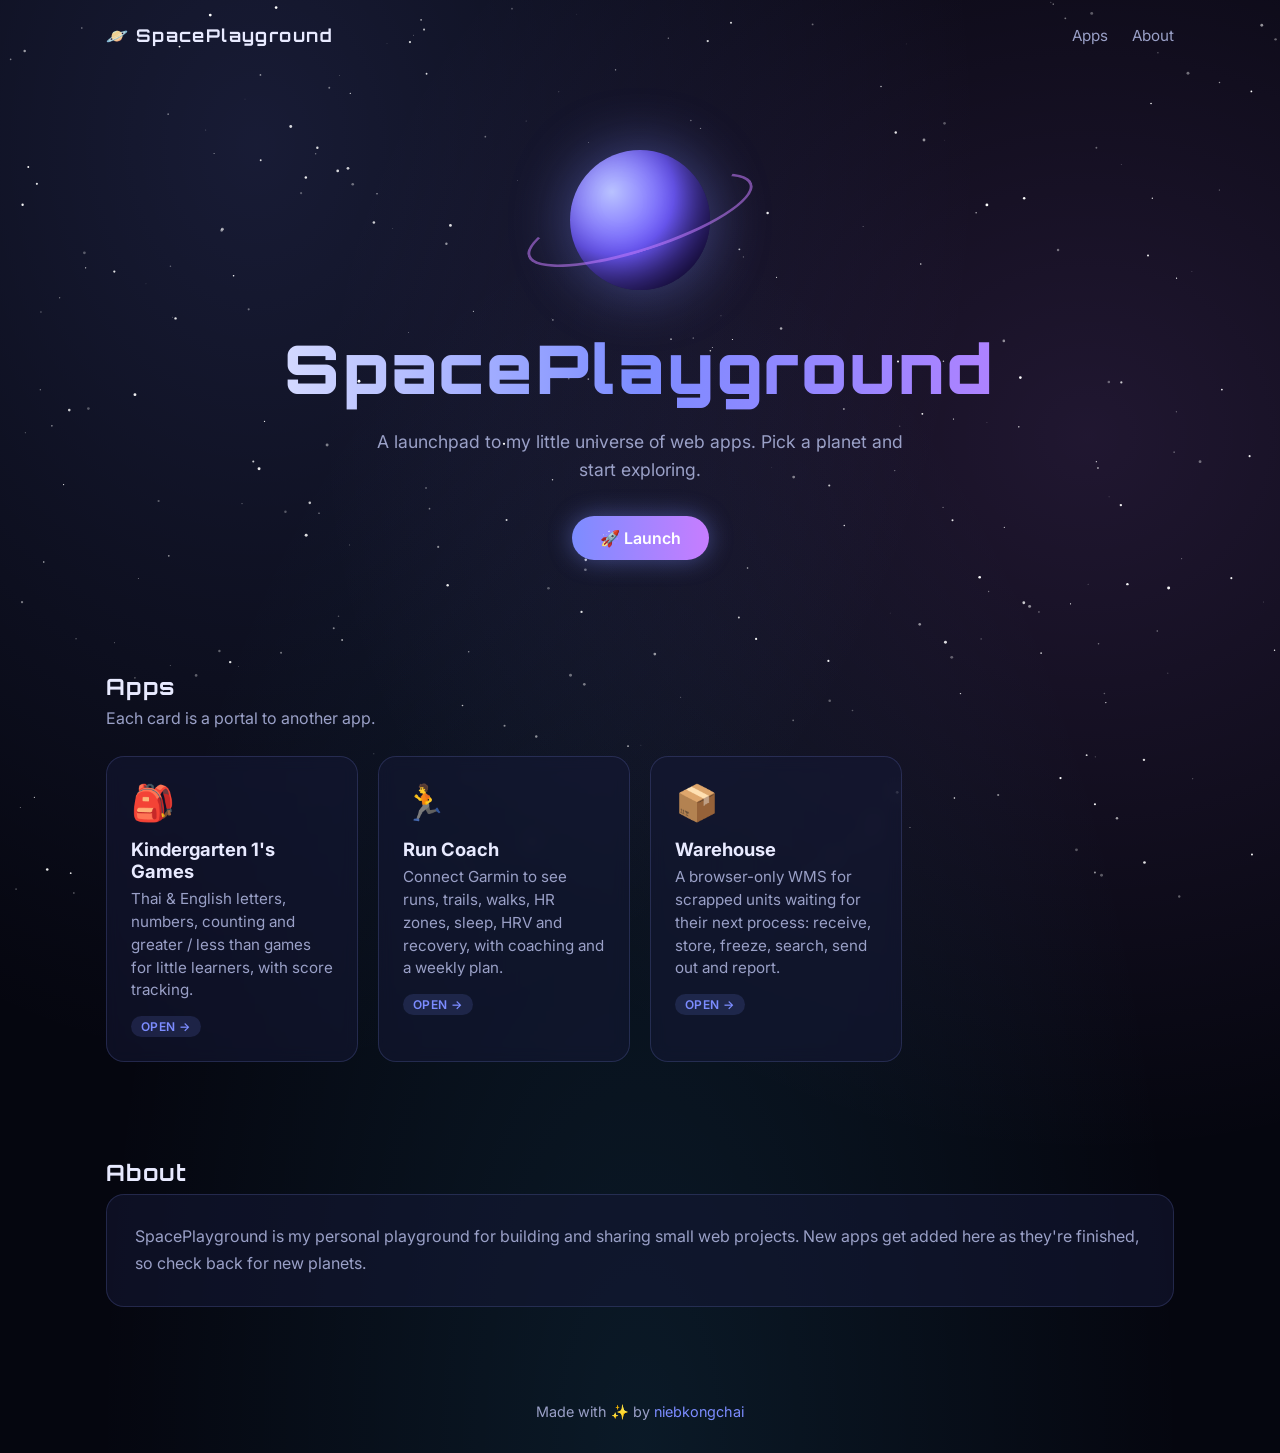
<file: index.html>
<!DOCTYPE html>
<html lang="en">
<head>
  <meta charset="UTF-8">
  <meta name="viewport" content="width=device-width, initial-scale=1.0">
  <title>SpacePlayground</title>
  <meta name="description" content="SpacePlayground — a launchpad to all my little web apps.">
  <link rel="icon" href="data:image/svg+xml,<svg xmlns='http://www.w3.org/2000/svg' viewBox='0 0 100 100'><text y='.9em' font-size='90'>🪐</text></svg>">
  <link rel="preconnect" href="https://fonts.googleapis.com">
  <link rel="preconnect" href="https://fonts.gstatic.com" crossorigin>
  <link href="https://fonts.googleapis.com/css2?family=Orbitron:wght@500;700;900&family=Inter:wght@400;500;600&display=swap" rel="stylesheet">
  <style>
    :root {
      --bg: #05060f;
      --text: #e8eaff;
      --muted: #9aa0c7;
      --card: rgba(20, 24, 54, 0.55);
      --card-border: rgba(140, 150, 255, 0.18);
      --accent: #7c8cff;
      --accent-2: #c77dff;
      --glow: rgba(124, 140, 255, 0.45);
    }

    * { box-sizing: border-box; margin: 0; padding: 0; }

    html { scroll-behavior: smooth; }

    body {
      font-family: "Inter", system-ui, sans-serif;
      background: var(--bg);
      color: var(--text);
      min-height: 100vh;
      overflow-x: hidden;
      background-image:
        radial-gradient(ellipse at 20% 10%, rgba(124, 140, 255, 0.16), transparent 50%),
        radial-gradient(ellipse at 85% 30%, rgba(199, 125, 255, 0.14), transparent 50%),
        radial-gradient(ellipse at 50% 100%, rgba(60, 200, 255, 0.10), transparent 60%);
    }

    #stars {
      position: fixed;
      inset: 0;
      z-index: 0;
      pointer-events: none;
    }

    .wrap {
      position: relative;
      z-index: 1;
      max-width: 1100px;
      margin: 0 auto;
      padding: 0 16px;
    }

    /* ---------- Header ---------- */
    header {
      display: flex;
      align-items: center;
      justify-content: space-between;
      padding: 24px 0;
    }

    .logo {
      font-family: "Orbitron", sans-serif;
      font-weight: 700;
      font-size: 1.1rem;
      letter-spacing: 0.08em;
      color: var(--text);
      text-decoration: none;
    }

    nav a {
      color: var(--muted);
      text-decoration: none;
      margin-left: 20px;
      font-size: 0.95rem;
      transition: color 0.2s;
    }
    nav a:hover { color: var(--text); }

    /* ---------- Hero ---------- */
    .hero {
      text-align: center;
      padding: 80px 0 64px;
    }

    .planet {
      width: 140px;
      height: 140px;
      margin: 0 auto 36px;
      border-radius: 50%;
      background: radial-gradient(circle at 30% 30%, #b9c2ff, #6f5bff 45%, #2a1a6e 80%);
      box-shadow: 0 0 60px var(--glow), inset -18px -18px 40px rgba(0, 0, 0, 0.45);
      position: relative;
      animation: float 6s ease-in-out infinite;
    }
    .planet::after {
      content: "";
      position: absolute;
      left: 50%;
      top: 50%;
      width: 230px;
      height: 56px;
      border: 3px solid rgba(199, 125, 255, 0.55);
      border-radius: 50%;
      transform: translate(-50%, -50%) rotate(-18deg);
      border-top-color: transparent;
    }

    @keyframes float {
      0%, 100% { transform: translateY(0); }
      50% { transform: translateY(-12px); }
    }

    h1 {
      font-family: "Orbitron", sans-serif;
      font-weight: 900;
      font-size: clamp(2.2rem, 7vw, 4.2rem);
      letter-spacing: 0.04em;
      background: linear-gradient(90deg, #ffffff, var(--accent) 50%, var(--accent-2));
      -webkit-background-clip: text;
      background-clip: text;
      color: transparent;
    }

    .tagline {
      margin: 18px auto 32px;
      max-width: 560px;
      color: var(--muted);
      font-size: 1.1rem;
      line-height: 1.6;
    }

    .btn {
      display: inline-block;
      padding: 12px 28px;
      border-radius: 999px;
      background: linear-gradient(90deg, var(--accent), var(--accent-2));
      color: #fff;
      font-weight: 600;
      text-decoration: none;
      box-shadow: 0 0 24px var(--glow);
      transition: transform 0.2s, box-shadow 0.2s;
    }
    .btn:hover { transform: translateY(-2px); box-shadow: 0 0 36px var(--glow); }

    /* ---------- Apps grid ---------- */
    section { padding: 48px 0; }

    .section-title {
      font-family: "Orbitron", sans-serif;
      font-size: 1.4rem;
      letter-spacing: 0.06em;
      margin-bottom: 8px;
    }
    .section-sub { color: var(--muted); margin-bottom: 28px; }

    .grid {
      display: grid;
      grid-template-columns: repeat(auto-fill, minmax(240px, 1fr));
      gap: 20px;
    }

    .card {
      display: block;
      padding: 24px;
      border-radius: 18px;
      background: var(--card);
      border: 1px solid var(--card-border);
      backdrop-filter: blur(8px);
      color: inherit;
      text-decoration: none;
      transition: transform 0.25s, border-color 0.25s, box-shadow 0.25s;
    }
    a.card:hover {
      transform: translateY(-6px);
      border-color: var(--accent);
      box-shadow: 0 10px 40px rgba(124, 140, 255, 0.25);
    }
    .card.soon { opacity: 0.6; cursor: default; }

    .card .icon { font-size: 2.2rem; margin-bottom: 14px; }
    .card h3 { font-size: 1.15rem; margin-bottom: 6px; }
    .card p { color: var(--muted); font-size: 0.95rem; line-height: 1.5; }

    .badge {
      display: inline-block;
      margin-top: 14px;
      padding: 3px 10px;
      border-radius: 999px;
      font-size: 0.75rem;
      font-weight: 600;
      letter-spacing: 0.04em;
      background: rgba(124, 140, 255, 0.15);
      color: var(--accent);
    }
    .soon .badge { background: rgba(255, 255, 255, 0.08); color: var(--muted); }

    /* ---------- About / Footer ---------- */
    .about {
      padding: 28px;
      border-radius: 18px;
      background: var(--card);
      border: 1px solid var(--card-border);
      color: var(--muted);
      line-height: 1.7;
    }

    footer {
      text-align: center;
      color: var(--muted);
      font-size: 0.9rem;
      padding: 48px 0 32px;
    }
    footer a { color: var(--accent); text-decoration: none; }

    @media (max-width: 520px) {
      nav a { margin-left: 14px; font-size: 0.9rem; }
      .hero { padding: 48px 0 40px; }
      .planet { width: 110px; height: 110px; }
      .planet::after { width: 180px; height: 44px; }
    }

    @media (prefers-reduced-motion: reduce) {
      .planet { animation: none; }
    }
  </style>
</head>
<body>
  <canvas id="stars"></canvas>

  <div class="wrap">
    <header>
      <a href="#" class="logo">🪐 SpacePlayground</a>
      <nav>
        <a href="#apps">Apps</a>
        <a href="#about">About</a>
      </nav>
    </header>

    <main>
      <section class="hero">
        <div class="planet" aria-hidden="true"></div>
        <h1>SpacePlayground</h1>
        <p class="tagline">
          A launchpad to my little universe of web apps.
          Pick a planet and start exploring.
        </p>
        <a href="#apps" class="btn">🚀 Launch</a>
      </section>

      <section id="apps">
        <h2 class="section-title">Apps</h2>
        <p class="section-sub">Each card is a portal to another app.</p>
        <div class="grid" id="app-grid"></div>
      </section>

      <section id="about">
        <h2 class="section-title">About</h2>
        <div class="about">
          SpacePlayground is my personal playground for building and sharing small web projects.
          New apps get added here as they're finished, so check back for new planets.
        </div>
      </section>
    </main>

    <footer>
      Made with ✨ by <a href="https://github.com/niebkongchai">niebkongchai</a>
    </footer>
  </div>

  <script>
    // ===== Your apps =====
    // To add an app: copy one block, change the text, and set "url" to the app's link.
    // Leave "url" empty ("") to show it as "Coming soon".
    const apps = [
      { icon: "🎒", name: "Kindergarten 1's Games", desc: "Thai & English letters, numbers, counting and greater / less than games for little learners, with score tracking.", url: "random-alphabet/" },
      { icon: "🏃", name: "Run Coach", desc: "Connect Garmin to see runs, trails, walks, HR zones, sleep, HRV and recovery, with coaching and a weekly plan.", url: "run-coach/" },
      { icon: "📦", name: "Warehouse", desc: "A browser-only WMS for scrapped units waiting for their next process: receive, store, freeze, search, send out and report.", url: "warehouse/" },
    ];

    const grid = document.getElementById("app-grid");
    for (const app of apps) {
      const card = document.createElement(app.url ? "a" : "div");
      card.className = "card" + (app.url ? "" : " soon");
      if (app.url) card.href = app.url;
      card.innerHTML = `
        <div class="icon">${app.icon}</div>
        <h3>${app.name}</h3>
        <p>${app.desc}</p>
        <span class="badge">${app.url ? "OPEN →" : "COMING SOON"}</span>
      `;
      grid.appendChild(card);
    }

    // ===== Starfield background =====
    const canvas = document.getElementById("stars");
    const ctx = canvas.getContext("2d");
    const reduceMotion = window.matchMedia("(prefers-reduced-motion: reduce)").matches;
    let stars = [];

    function resize() {
      canvas.width = window.innerWidth * devicePixelRatio;
      canvas.height = window.innerHeight * devicePixelRatio;
      const count = Math.floor((window.innerWidth * window.innerHeight) / 4000);
      stars = Array.from({ length: count }, () => ({
        x: Math.random() * canvas.width,
        y: Math.random() * canvas.height,
        r: (Math.random() * 1.2 + 0.3) * devicePixelRatio,
        speed: (Math.random() * 0.15 + 0.03) * devicePixelRatio,
        phase: Math.random() * Math.PI * 2,
      }));
    }

    function draw(t) {
      ctx.clearRect(0, 0, canvas.width, canvas.height);
      for (const s of stars) {
        const alpha = 0.5 + 0.5 * Math.sin(t / 900 + s.phase);
        ctx.globalAlpha = 0.3 + alpha * 0.7;
        ctx.fillStyle = "#ffffff";
        ctx.beginPath();
        ctx.arc(s.x, s.y, s.r, 0, Math.PI * 2);
        ctx.fill();
        if (!reduceMotion) {
          s.y += s.speed;
          if (s.y > canvas.height) { s.y = 0; s.x = Math.random() * canvas.width; }
        }
      }
      requestAnimationFrame(draw);
    }

    window.addEventListener("resize", resize);
    resize();
    requestAnimationFrame(draw);
  </script>
</body>
</html>
</file>
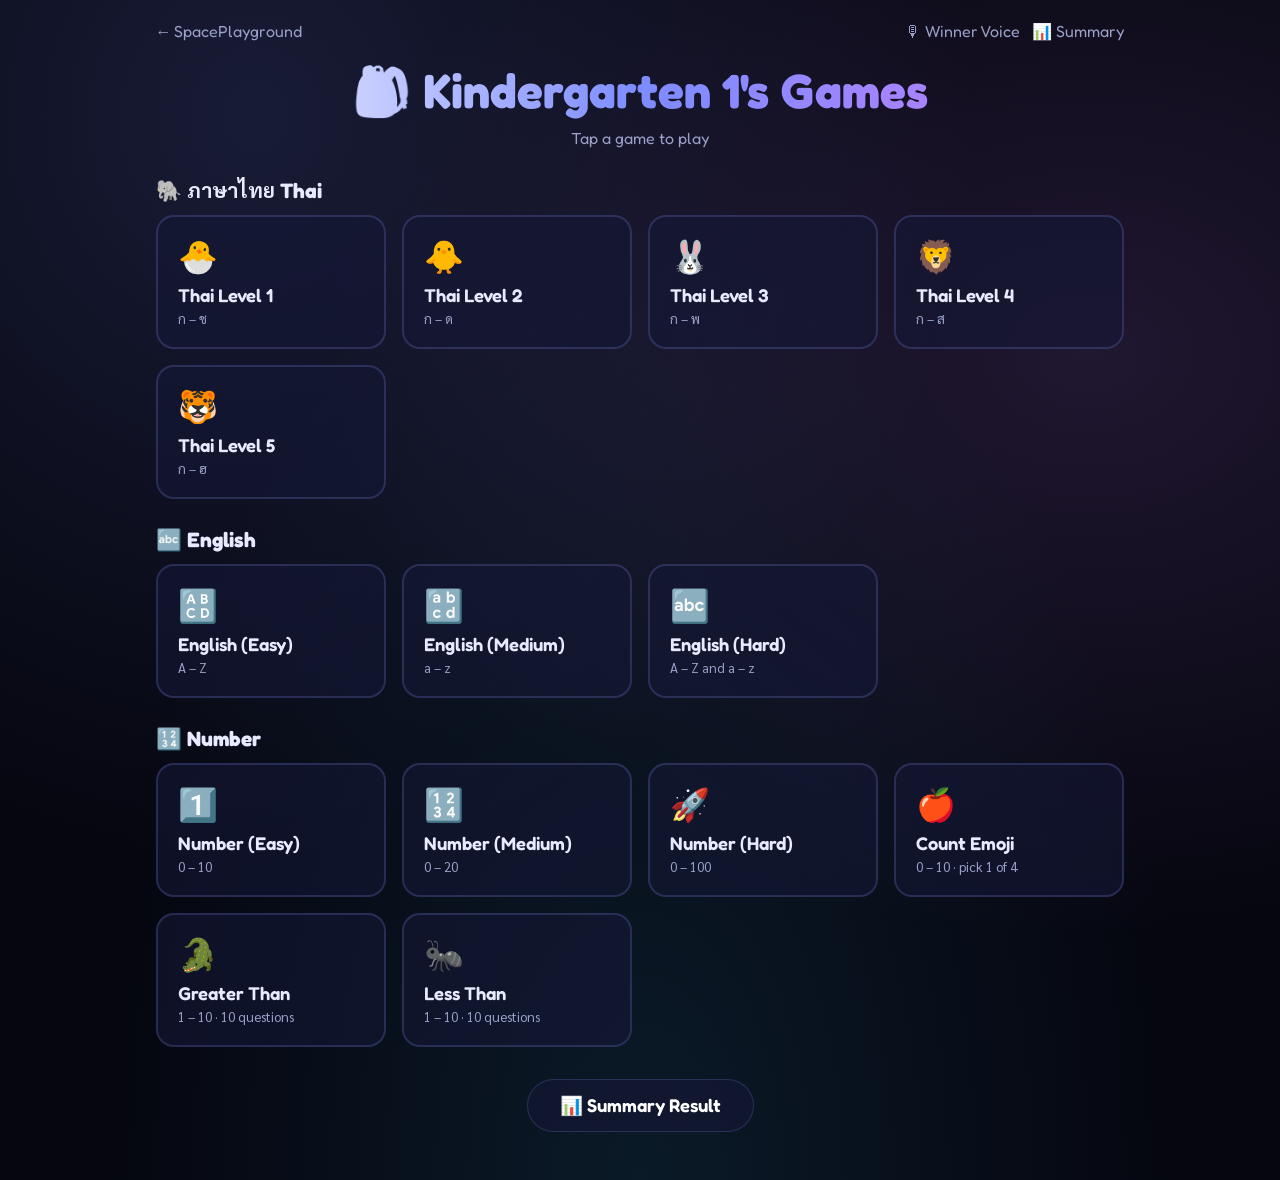
<file: random-alphabet/index.html>
<!DOCTYPE html>
<html lang="en">
<head>
  <meta charset="UTF-8">
  <meta name="viewport" content="width=device-width, initial-scale=1.0">
  <title>Kindergarten 1's Games</title>
  <meta name="description" content="Kindergarten 1's Games — letters, numbers, counting and comparing games for kids, with score tracking.">
  <link rel="icon" href="data:image/svg+xml,<svg xmlns='http://www.w3.org/2000/svg' viewBox='0 0 100 100'><text y='.9em' font-size='90'>🔤</text></svg>">
  <link rel="preconnect" href="https://fonts.googleapis.com">
  <link rel="preconnect" href="https://fonts.gstatic.com" crossorigin>
  <link href="https://fonts.googleapis.com/css2?family=Fredoka:wght@500;600;700&family=Sarabun:wght@400;600&display=swap" rel="stylesheet">
  <style>
    :root {
      --bg: #05060f;
      --text: #e8eaff;
      --muted: #9aa0c7;
      --card: rgba(20, 24, 54, 0.6);
      --card-border: rgba(140, 150, 255, 0.2);
      --accent: #7c8cff;
      --accent-2: #c77dff;
      --good: #2ecc71;
      --bad: #ff5c6c;
      --glow: rgba(124, 140, 255, 0.45);
    }

    * { box-sizing: border-box; margin: 0; padding: 0; }

    body {
      font-family: "Fredoka", "Sarabun", system-ui, sans-serif;
      background: var(--bg);
      color: var(--text);
      min-height: 100vh;
      min-height: 100dvh;
      overflow-x: hidden;
      background-image:
        radial-gradient(ellipse at 20% 10%, rgba(124, 140, 255, 0.16), transparent 50%),
        radial-gradient(ellipse at 85% 30%, rgba(199, 125, 255, 0.14), transparent 50%),
        radial-gradient(ellipse at 50% 100%, rgba(60, 200, 255, 0.10), transparent 60%);
    }

    .wrap {
      max-width: 1000px;
      margin: 0 auto;
      padding: 0 16px;
    }

    .screen { display: none; }
    .screen.active { display: block; }

    button { font-family: inherit; cursor: pointer; border: none; }

    /* ---------- Header ---------- */
    header {
      display: flex;
      align-items: center;
      justify-content: space-between;
      padding: 20px 0;
    }
    header a, .link-btn {
      color: var(--muted);
      text-decoration: none;
      font-size: 1rem;
      background: none;
    }
    header a:hover, .link-btn:hover { color: var(--text); }

    h1 {
      font-size: clamp(2rem, 6vw, 3rem);
      text-align: center;
      background: linear-gradient(90deg, #ffffff, var(--accent) 50%, var(--accent-2));
      -webkit-background-clip: text;
      background-clip: text;
      color: transparent;
    }
    .sub { text-align: center; color: var(--muted); margin: 8px 0 28px; }

    h2 { font-size: 1.3rem; margin: 28px 0 12px; }

    /* ---------- Mode menu ---------- */
    .modes {
      display: grid;
      grid-template-columns: repeat(auto-fill, minmax(200px, 1fr));
      gap: 16px;
    }
    .mode {
      text-align: left;
      padding: 20px;
      border-radius: 18px;
      background: var(--card);
      border: 2px solid var(--card-border);
      color: var(--text);
      transition: transform 0.2s, border-color 0.2s, box-shadow 0.2s;
    }
    .mode:hover { transform: translateY(-4px); border-color: var(--accent); }
    .mode .icon { font-size: 2rem; }
    .mode .name { font-size: 1.15rem; font-weight: 600; margin-top: 8px; }
    .mode .range { color: var(--muted); font-family: "Sarabun", sans-serif; margin-top: 4px; }
    #mode-list h2:first-child { margin-top: 0; }

    .actions {
      display: flex;
      gap: 12px;
      justify-content: center;
      flex-wrap: wrap;
      margin: 32px 0 48px;
    }
    .btn {
      padding: 14px 32px;
      border-radius: 999px;
      font-size: 1.15rem;
      font-weight: 600;
      color: #fff;
      background: linear-gradient(90deg, var(--accent), var(--accent-2));
      box-shadow: 0 0 24px var(--glow);
      transition: transform 0.15s, opacity 0.2s;
    }
    .btn:hover { transform: translateY(-2px); }
    .btn:disabled { opacity: 0.4; cursor: not-allowed; transform: none; }
    .btn.ghost {
      background: var(--card);
      border: 1px solid var(--card-border);
      box-shadow: none;
    }
    .btn.danger { background: rgba(255, 92, 108, 0.15); color: var(--bad); box-shadow: none; }

    /* ---------- Game ---------- */
    #game.active {
      display: flex;
      flex-direction: column;
      min-height: 100vh;
      min-height: 100dvh;
      padding-bottom: 16px;
    }
    .bar {
      display: flex;
      align-items: center;
      justify-content: space-between;
      gap: 12px;
      padding: 16px 0;
      flex-wrap: wrap;
    }
    .pill {
      padding: 8px 16px;
      border-radius: 999px;
      background: var(--card);
      border: 1px solid var(--card-border);
      font-size: 1.05rem;
      font-weight: 600;
    }
    .timer { font-variant-numeric: tabular-nums; }
    .score .ok { color: var(--good); }
    .score .no { color: var(--bad); }
    .stop {
      padding: 10px 22px;
      border-radius: 999px;
      font-size: 1rem;
      font-weight: 600;
      background: rgba(255, 92, 108, 0.15);
      color: var(--bad);
      border: 1px solid rgba(255, 92, 108, 0.4);
    }

    .stage {
      flex: 1;
      display: flex;
      align-items: center;
      justify-content: center;
      padding: 12px 0;
    }
    .char {
      font-family: "Fredoka", "Sarabun", sans-serif;
      font-weight: 700;
      line-height: 1;
      font-size: min(52vw, 48vh);
      text-shadow: 0 0 40px currentColor;
      user-select: none;
    }
    /* Looped Thai font at regular weight with a soft glow, so the head circles (หัว)
       stay open and easy to see, like in school books. Bold or a strong glow fills them in. */
    .char.thai {
      font-family: "Sarabun", sans-serif;
      font-weight: 400;
      text-shadow: 0 0 18px rgba(255, 255, 255, 0.25);
      text-shadow: 0 0 18px color-mix(in srgb, currentColor 50%, transparent);
    }
    .char.long { font-size: min(30vw, 34vh); }
    .char.pop { animation: pop 0.35s ease-out; }
    @keyframes pop {
      0% { transform: scale(0.6); opacity: 0; }
      70% { transform: scale(1.08); opacity: 1; }
      100% { transform: scale(1); }
    }

    /* ---------- Correct / incorrect effects ---------- */
    .char.celebrate { animation: celebrate 0.8s ease-out; }
    @keyframes celebrate {
      0% { transform: scale(1); }
      30% { transform: scale(1.25) rotate(-6deg); }
      60% { transform: scale(0.95) rotate(4deg); }
      100% { transform: scale(1) rotate(0); }
    }
    .char.shake { animation: shake 0.4s ease-in-out; }
    @keyframes shake {
      0%, 100% { transform: translateX(0); }
      25% { transform: translateX(-14px); }
      75% { transform: translateX(14px); }
    }

    #fx {
      position: fixed;
      inset: 0;
      width: 100%;
      height: 100%;
      pointer-events: none;
      z-index: 10;
    }
    .cheer {
      position: fixed;
      left: 50%;
      top: 18%;
      z-index: 11;
      pointer-events: none;
      opacity: 0;
      white-space: nowrap;
      font-size: clamp(2rem, 8vw, 4rem);
      font-weight: 700;
      color: #fff;
      text-shadow: 0 0 20px var(--accent-2), 0 0 40px var(--accent);
    }
    .cheer.show { animation: cheer 1s ease-out; }
    @keyframes cheer {
      0% { opacity: 0; transform: translate(-50%, 20px) scale(0.5); }
      25% { opacity: 1; transform: translate(-50%, 0) scale(1.15); }
      70% { opacity: 1; transform: translate(-50%, -10px) scale(1); }
      100% { opacity: 0; transform: translate(-50%, -40px) scale(1); }
    }

    .rocket {
      position: fixed;
      left: 0;
      bottom: 0;
      z-index: 11;
      pointer-events: none;
      opacity: 0;
      font-size: clamp(3rem, 10vw, 6rem);
    }
    .rocket.fly { animation: rocket-dance 1.8s ease-in-out; }
    @keyframes rocket-dance {
      0%   { opacity: 1; transform: translate(-10vw, 10vh) rotate(0deg); }
      20%  { transform: translate(20vw, -25vh) rotate(-20deg) scale(1.1); }
      35%  { transform: translate(35vw, -35vh) rotate(25deg); }
      50%  { transform: translate(50vw, -30vh) rotate(-25deg) scale(1.2); }
      65%  { transform: translate(62vw, -45vh) rotate(20deg); }
      85%  { opacity: 1; transform: translate(85vw, -75vh) rotate(-10deg); }
      100% { opacity: 0; transform: translate(110vw, -110vh) rotate(0deg); }
    }

    .answer button:disabled { opacity: 0.6; }

    /* ---------- Journey progress: rocket flies from Earth to the trophy ---------- */
    .track { display: flex; align-items: center; gap: 12px; }
    .earth, .goal { font-size: 1.8rem; line-height: 1; }
    .goal.near { animation: goal-pulse 0.7s ease-in-out infinite alternate; }
    @keyframes goal-pulse {
      to { transform: scale(1.4); filter: drop-shadow(0 0 14px #ffd166); }
    }
    .rail {
      position: relative;
      flex: 1;
      height: 14px;
      border-radius: 999px;
      background: rgba(255, 255, 255, 0.08);
      border: 1px solid var(--card-border);
    }
    .fill {
      position: absolute;
      top: 0;
      bottom: 0;
      left: 0;
      width: 0;
      border-radius: 999px;
      background: linear-gradient(90deg, #4cc9f0, #c77dff, #ffd166);
      box-shadow: 0 0 14px rgba(199, 125, 255, 0.6);
      transition: width 0.6s cubic-bezier(0.34, 1.56, 0.64, 1);
    }
    .runner {
      position: absolute;
      top: 50%;
      left: 0;
      font-size: 2rem;
      line-height: 1;
      transform: translate(-50%, -55%) rotate(45deg);
      filter: drop-shadow(0 0 8px rgba(255, 160, 60, 0.8));
      transition: left 0.6s cubic-bezier(0.34, 1.56, 0.64, 1);
    }
    .slots {
      display: flex;
      flex-wrap: wrap;
      justify-content: center;
      gap: 5px;
      margin-top: 12px;
    }
    .slot {
      min-width: 30px;
      height: 30px;
      padding: 0 4px;
      border-radius: 8px;
      display: grid;
      place-items: center;
      font-size: 1rem;
      color: rgba(255, 255, 255, 0.25);
      background: rgba(255, 255, 255, 0.04);
      border: 1px dashed rgba(255, 255, 255, 0.15);
    }
    .slot.thai { font-family: "Sarabun", sans-serif; }
    .slot.got {
      color: #10122b;
      font-weight: 700;
      background: var(--c);
      border: 1px solid transparent;
      box-shadow: 0 0 10px var(--c);
    }
    .slot.miss {
      color: #fff;
      font-weight: 700;
      background: rgba(255, 92, 108, 0.35);
      border: 1px solid var(--bad);
    }
    .slot.just { animation: slot-pop 0.6s ease-out; }
    @keyframes slot-pop {
      0% { transform: scale(0.3); }
      60% { transform: scale(1.5); }
      100% { transform: scale(1); }
    }
    /* Leave room for the slots under the track */
    #game.has-slots .char { font-size: min(44vw, 34vh); }
    #game.has-slots .char.long { font-size: min(28vw, 26vh); }

    /* ---------- Winner ---------- */
    .win-banner { display: none; }
    #result.win .win-banner { display: block; }
    #result.win .result-card {
      border-color: #ffd166;
      box-shadow: 0 0 50px rgba(255, 209, 102, 0.35);
    }
    .trophy {
      font-size: clamp(5rem, 20vw, 9rem);
      line-height: 1.1;
      animation: trophy 1.2s ease-in-out infinite alternate;
    }
    @keyframes trophy {
      from { transform: scale(1) rotate(-8deg); }
      to { transform: scale(1.15) rotate(8deg); }
    }
    .winner {
      font-size: clamp(2.5rem, 10vw, 4.5rem);
      font-weight: 700;
      background: linear-gradient(90deg, #ffd166, #f72585, #4cc9f0, #06d6a0, #ffd166);
      background-size: 300% 100%;
      -webkit-background-clip: text;
      background-clip: text;
      color: transparent;
      animation: shine 3s linear infinite;
    }
    @keyframes shine { to { background-position: 300% 0; } }
    .winner-th { font-size: 1.4rem; margin-bottom: 12px; }

    /* ---------- Voice recording ---------- */
    .voice-progress { text-align: center; font-size: 1.1rem; margin-bottom: 20px; }
    .voice-grid {
      display: grid;
      grid-template-columns: repeat(auto-fill, minmax(150px, 1fr));
      gap: 12px;
    }
    .vcard {
      padding: 14px 10px;
      border-radius: 16px;
      background: var(--card);
      border: 2px solid var(--card-border);
      text-align: center;
    }
    .vcard.done { border-color: rgba(46, 204, 113, 0.55); }
    .vcard.recording {
      border-color: var(--bad);
      animation: rec-pulse 1s ease-in-out infinite alternate;
    }
    @keyframes rec-pulse { to { box-shadow: 0 0 24px rgba(255, 92, 108, 0.6); } }
    .vchar { font-family: "Sarabun", sans-serif; font-size: 3.5rem; line-height: 1.2; }
    .vhint { font-family: "Sarabun", sans-serif; color: var(--muted); font-size: 0.95rem; min-height: 1.4em; }
    .vbtns { display: flex; justify-content: center; gap: 6px; margin-top: 10px; }
    .vbtns button {
      width: 40px;
      height: 40px;
      border-radius: 50%;
      font-size: 1.05rem;
      background: rgba(255, 255, 255, 0.07);
      color: var(--text);
    }
    .vbtns button:disabled { opacity: 0.3; cursor: default; }
    .vbtns .rec { background: rgba(255, 92, 108, 0.18); }
    .vcard.recording .rec { background: var(--bad); }
    .voice-msg { text-align: center; color: var(--bad); margin-bottom: 16px; }
    .sound-btn {
      padding: 8px 14px;
      border-radius: 999px;
      font-size: 1.05rem;
      background: var(--card);
      border: 1px solid var(--card-border);
      color: var(--text);
    }

    .answer {
      display: grid;
      grid-template-columns: 1fr 1fr;
      gap: 16px;
    }
    .answer button {
      padding: 22px 12px;
      border-radius: 22px;
      font-size: clamp(1.2rem, 4vw, 1.6rem);
      font-weight: 700;
      color: #fff;
      transition: transform 0.1s;
    }
    .answer button:active { transform: scale(0.96); }
    .correct { background: var(--good); box-shadow: 0 6px 0 #1e8a4c; }
    .incorrect { background: var(--bad); box-shadow: 0 6px 0 #b83a47; }

    /* ---------- Count Emoji: pictures on the left, number choices on the right ---------- */
    .count-stage {
      display: none;
      flex: 1;
      grid-template-columns: 3fr 2fr;
      gap: 24px;
      align-items: center;
      padding: 12px 0;
    }
    #game.count-mode .count-stage { display: grid; }
    #game.count-mode .stage, #game.count-mode .answer { display: none; }
    .emoji-box {
      display: grid;
      grid-template-columns: repeat(var(--cols, 5), 1.2em);
      grid-auto-rows: 1.2em;
      place-items: center;
      justify-content: center;
      align-content: center;
      gap: 8px 12px;
      min-height: min(46vh, 380px);
      padding: 20px;
      border-radius: 24px;
      background: var(--card);
      border: 2px dashed var(--card-border);
      font-size: min(8vw, 10vh, 80px);
      line-height: 1.15;
      user-select: none;
    }
    .emoji-box span { position: relative; animation: pop 0.35s ease-out both; }
    #emoji-box span:not(:empty) { cursor: pointer; }
    /* Tapped while counting: a number badge 1, 2, 3 ... */
    .emoji-box span[data-k]::after {
      content: attr(data-k);
      position: absolute;
      top: -0.15em;
      right: -0.2em;
      min-width: 1.5em;
      padding: 0.1em 0.3em;
      border-radius: 999px;
      font-family: "Fredoka", sans-serif;
      font-size: 0.34em;
      font-weight: 700;
      line-height: 1.2;
      text-align: center;
      color: #fff;
      background: var(--accent-2);
      box-shadow: 0 0 10px var(--accent-2);
    }
    .emoji-box.celebrate { animation: celebrate 0.8s ease-out; }
    .emoji-box.shake { animation: shake 0.4s ease-in-out; }
    .choices { display: grid; grid-template-columns: 1fr 1fr; gap: 14px; }
    .choices button {
      min-height: min(18vh, 150px);
      border-radius: 22px;
      font-size: clamp(2.6rem, 9vw, 4.5rem);
      font-weight: 700;
      color: #fff;
      background: rgba(255, 255, 255, 0.06);
      border: 3px solid var(--c);
      box-shadow: 0 6px 0 rgba(0, 0, 0, 0.45);
      text-shadow: 0 0 18px var(--c);
      transition: transform 0.1s, background 0.2s, opacity 0.2s;
    }
    .choices button:active { transform: scale(0.95); }
    .choices button:disabled { cursor: default; }
    .choices button:disabled:not(.right):not(.wrong):not(.reveal) { opacity: 0.35; }
    .choices button.right {
      background: var(--good);
      border-color: var(--good);
      box-shadow: 0 6px 0 #1e8a4c, 0 0 30px var(--good);
      animation: celebrate 0.6s ease-out;
    }
    .choices button.wrong {
      background: var(--bad);
      border-color: var(--bad);
      box-shadow: 0 6px 0 #b83a47;
      animation: shake 0.4s ease-in-out;
    }
    /* After a wrong pick, the right number glows green so the kid sees it */
    .choices button.reveal { border-color: var(--good); box-shadow: 0 0 24px var(--good); }
    @media (max-width: 640px) {
      .count-stage { grid-template-columns: 1fr; gap: 14px; align-content: center; }
      .emoji-box { min-height: 30vh; font-size: min(13vw, 8vh); padding: 14px; }
      .choices button { min-height: 13vh; }
    }

    /* ---------- Greater / Less Than: two sides, tap the one with more (or fewer) ---------- */
    .compare-stage {
      display: none;
      flex: 1;
      flex-direction: column;
      justify-content: center;
      gap: 14px;
      padding: 8px 0;
    }
    #game.compare-mode .compare-stage { display: flex; }
    #game.compare-mode .stage, #game.compare-mode .answer { display: none; }
    .compare-q {
      text-align: center;
      font-size: clamp(1.2rem, 4vw, 1.8rem);
      font-weight: 600;
    }
    .sides { display: grid; grid-template-columns: 1fr auto 1fr; gap: 14px; align-items: center; }
    .sign {
      min-width: 1ch;
      text-align: center;
      font-size: clamp(2.5rem, 9vw, 5rem);
      font-weight: 700;
      color: #ffd166;
      text-shadow: 0 0 20px #ffd166;
    }
    .side {
      padding: 0;
      border-radius: 24px;
      background: none;
      color: var(--text);
      transition: transform 0.1s;
    }
    .side:active { transform: scale(0.97); }
    .side:disabled { cursor: default; }
    .side .emoji-box { min-height: min(44vh, 360px); font-size: min(6vw, 8vh, 64px); transition: background 0.2s; }
    .side.right .emoji-box {
      border: 3px solid var(--good);
      background: rgba(46, 204, 113, 0.2);
      box-shadow: 0 0 30px var(--good);
    }
    .side.wrong .emoji-box { border: 3px solid var(--bad); background: rgba(255, 92, 108, 0.2); }
    /* After a wrong pick, the right side glows green so the kid sees it */
    .side.reveal .emoji-box { border: 3px solid var(--good); box-shadow: 0 0 24px var(--good); }
    .side-n { min-height: 1.2em; margin-top: 6px; font-size: clamp(2rem, 7vw, 3.5rem); font-weight: 700; line-height: 1.2; }
    .side.celebrate { animation: celebrate 0.8s ease-out; }
    .side.shake { animation: shake 0.4s ease-in-out; }
    @media (max-width: 640px) {
      .sides { gap: 6px; }
      .side .emoji-box { min-height: 36vh; font-size: min(8.5vw, 7vh); padding: 10px; gap: 6px 8px; }
    }

    /* ---------- Result ---------- */
    .result-card {
      max-width: 480px;
      margin: 24px auto 0;
      padding: 28px;
      border-radius: 22px;
      background: var(--card);
      border: 1px solid var(--card-border);
      text-align: center;
    }
    .big-score { font-size: 3.5rem; font-weight: 700; margin: 12px 0; }
    .stats {
      display: grid;
      grid-template-columns: repeat(3, 1fr);
      gap: 10px;
      margin-top: 16px;
    }
    .stat { padding: 12px 6px; border-radius: 14px; background: rgba(255, 255, 255, 0.04); }
    .stat .v { font-size: 1.4rem; font-weight: 700; }
    .stat .l { color: var(--muted); font-size: 0.85rem; }

    /* ---------- Summary ---------- */
    .table-wrap { overflow-x: auto; border-radius: 16px; border: 1px solid var(--card-border); }
    table { width: 100%; border-collapse: collapse; background: var(--card); min-width: 560px; }
    th, td { padding: 12px 14px; text-align: left; font-size: 0.95rem; }
    th { color: var(--muted); font-weight: 500; border-bottom: 1px solid var(--card-border); }
    tr + tr td { border-top: 1px solid rgba(255, 255, 255, 0.05); }
    td.num { font-variant-numeric: tabular-nums; }
    .missed { display: flex; flex-wrap: wrap; gap: 8px; }
    .chip {
      padding: 6px 12px;
      border-radius: 999px;
      background: rgba(255, 92, 108, 0.12);
      color: var(--bad);
      font-family: "Fredoka", "Sarabun", sans-serif;
    }
    .chip b { font-size: 1.2rem; margin-right: 4px; }
    .empty { color: var(--muted); padding: 16px 0; }
    .mode-missed { margin-bottom: 12px; }
    .mode-missed .label { color: var(--muted); margin-bottom: 6px; }

    @media (max-width: 520px) {
      .answer button { padding: 20px 8px; }
      .bar { padding: 12px 0; }
      .pill { padding: 6px 12px; font-size: 0.95rem; }
    }
    @media (prefers-reduced-motion: reduce) {
      .char.pop, .char.celebrate, .char.shake, .trophy, .goal.near, .slot.just,
      .emoji-box span, .emoji-box.celebrate, .emoji-box.shake, .choices button,
      .side.celebrate, .side.shake { animation: none; }
    }
  </style>
</head>
<body>
  <div class="wrap">

    <!-- ===== Mode menu ===== -->
    <section id="menu" class="screen active">
      <header>
        <a href="../">← SpacePlayground</a>
        <span>
          <button class="link-btn" data-go="voice">🎙 Winner Voice</button>
          &nbsp;
          <button class="link-btn" data-go="summary">📊 Summary</button>
        </span>
      </header>
      <h1>🎒 Kindergarten 1's Games</h1>
      <p class="sub">Tap a game to play</p>
      <div id="mode-list"></div>
      <div class="actions">
        <button class="btn ghost" data-go="summary">📊 Summary Result</button>
      </div>
    </section>

    <!-- ===== Game ===== -->
    <section id="game" class="screen">
      <div class="bar">
        <span class="pill" id="game-mode"></span>
        <span class="pill timer" id="timer">00:00</span>
        <span class="pill" id="progress"></span>
        <span class="pill score">
          <span class="ok">✔ <span id="ok-count">0</span></span>
          &nbsp;
          <span class="no">✘ <span id="no-count">0</span></span>
        </span>
        <button class="sound-btn" id="sound-btn" aria-label="Toggle sound">🔊</button>
        <button class="stop" id="stop-btn">■ Stop</button>
      </div>
      <div class="journey">
        <div class="track">
          <span class="earth">🌍</span>
          <div class="rail">
            <div class="fill" id="journey-fill"></div>
            <div class="runner">🚀</div>
          </div>
          <span class="goal" id="journey-goal">🏆</span>
        </div>
        <div class="slots" id="journey-slots"></div>
      </div>
      <div class="stage">
        <div class="char" id="char"></div>
      </div>
      <div class="answer">
        <button class="correct" id="correct-btn">✔ Correct</button>
        <button class="incorrect" id="incorrect-btn">✘ Incorrect</button>
      </div>
      <div class="count-stage">
        <div class="emoji-box" id="emoji-box"></div>
        <div class="choices" id="choices"></div>
      </div>
      <div class="compare-stage">
        <div class="compare-q" id="compare-q"></div>
        <div class="sides">
          <button class="side" id="side-a"><div class="emoji-box"></div><div class="side-n"></div></button>
          <div class="sign" id="compare-sign">?</div>
          <button class="side" id="side-b"><div class="emoji-box"></div><div class="side-n"></div></button>
        </div>
      </div>
    </section>

    <!-- ===== Result of one game ===== -->
    <section id="result" class="screen">
      <header>
        <a href="../">← SpacePlayground</a>
        <span></span>
      </header>
      <div class="result-card">
        <div class="win-banner">
          <div class="trophy">🏆</div>
          <div class="winner">WINNER!</div>
          <div class="winner-th">ผู้ชนะ! เก่งที่สุดเลย! 🎉</div>
        </div>
        <div id="result-title" style="font-size:1.3rem;font-weight:600"></div>
        <div class="big-score" id="result-score"></div>
        <div class="stats">
          <div class="stat"><div class="v" id="result-ok" style="color:var(--good)"></div><div class="l">Correct</div></div>
          <div class="stat"><div class="v" id="result-no" style="color:var(--bad)"></div><div class="l">Incorrect</div></div>
          <div class="stat"><div class="v" id="result-time"></div><div class="l">Time</div></div>
        </div>
        <p class="sub" id="result-note" style="margin:16px 0 0"></p>
      </div>
      <div class="actions">
        <button class="btn" id="again-btn">↻ Play again</button>
        <button class="btn ghost" data-go="menu">Change mode</button>
        <button class="btn ghost" data-go="summary">📊 Summary</button>
      </div>
    </section>

    <!-- ===== Summary ===== -->
    <section id="summary" class="screen">
      <header>
        <button class="link-btn" data-go="menu">← Back to modes</button>
        <a href="../">SpacePlayground</a>
      </header>
      <h1>📊 Summary Result</h1>
      <p class="sub">All games, grouped by mode</p>

      <h2>By mode</h2>
      <div class="table-wrap">
        <table>
          <thead>
            <tr><th>Mode</th><th>Games</th><th>🏆 Wins</th><th>Turns</th><th>Correct</th><th>Incorrect</th><th>Accuracy</th><th>Best game</th><th>Total time</th></tr>
          </thead>
          <tbody id="mode-summary"></tbody>
        </table>
      </div>

      <h2>Most missed</h2>
      <div id="missed"></div>

      <h2>Game history</h2>
      <div class="table-wrap">
        <table>
          <thead>
            <tr><th>Date</th><th>Mode</th><th>Time</th><th>Correct</th><th>Incorrect</th><th>Accuracy</th></tr>
          </thead>
          <tbody id="history"></tbody>
        </table>
      </div>

      <div class="actions">
        <button class="btn ghost" id="export-btn">⬇ Export JSON</button>
        <button class="btn ghost" id="import-btn">⬆ Import JSON</button>
        <button class="btn danger" id="clear-btn">🗑 Clear all</button>
        <input type="file" id="import-file" accept="application/json,.json" hidden>
      </div>
    </section>

    <!-- ===== Record your own Thai voice ===== -->
    <section id="voice" class="screen">
      <header>
        <button class="link-btn" data-go="menu">← Back to modes</button>
        <a href="../">SpacePlayground</a>
      </header>
      <h1>🎙 Winner Voice</h1>
      <p class="sub">
        อัดเสียงชมของคุณเอง — เกมจะเล่นเสียงนี้ตอนลูกชนะในโหมดภาษาไทย<br>
        Tap 🎙 to record, tap ■ to stop (stops by itself after 5 s). Saved on this device only.
      </p>
      <p class="voice-msg" id="voice-msg" hidden></p>
      <div class="voice-progress" id="voice-progress"></div>
      <div class="voice-grid" id="voice-grid"></div>
      <div class="actions">
        <button class="btn ghost" id="voice-export-btn">⬇ Export voices</button>
        <button class="btn ghost" id="voice-import-btn">⬆ Import voices</button>
        <button class="btn danger" id="voice-clear-btn">🗑 Delete all voices</button>
        <input type="file" id="voice-import-file" accept="application/json,.json" hidden>
      </div>
    </section>

  </div>

  <canvas id="fx"></canvas>
  <div class="cheer" id="cheer"></div>
  <div class="rocket" id="rocket">🚀</div>

  <script>
    // ===== Modes =====
    const range = (from, to) => Array.from({ length: to - from + 1 }, (_, i) => from + i);
    const UPPER = range(65, 90).map(c => String.fromCharCode(c));
    const LOWER = range(97, 122).map(c => String.fromCharCode(c));
    // The 44 Thai consonants ก – ฮ (ฤ and ฦ are vowels, so they are left out)
    const THAI = [..."กขฃคฅฆงจฉชซฌญฎฏฐฑฒณดตถทธนบปผฝพฟภมยรลวศษสหฬอฮ"];

    // Thai levels grow from ก: 1 = ก – ช, 2 = ก – ด, 3 = ก – พ, 4 = ก – ส, 5 = ก – ฮ (all 44)
    const thaiLevel = (n, icon) => {
      const pool = THAI.slice(0, n * 10);
      return { icon, name: `Thai Level ${n}`, range: `${pool[0]} – ${pool[pool.length - 1]}`, pool, thai: true };
    };

    const MODES = {
      thai1:     thaiLevel(1, "🐣"),
      thai2:     thaiLevel(2, "🐥"),
      thai3:     thaiLevel(3, "🐰"),
      thai4:     thaiLevel(4, "🦁"),
      thai5:     thaiLevel(5, "🐯"),
      // Same as level 5 now; kept (off the menu) so older saved games still show their name
      thai:      { icon: "🐘", name: "Thai (All)",        range: "ก – ฮ",           pool: THAI, thai: true, hidden: true },
      enEasy:    { icon: "🔠", name: "English (Easy)",    range: "A – Z",            pool: UPPER },
      enMedium:  { icon: "🔡", name: "English (Medium)",  range: "a – z",            pool: LOWER },
      enHard:    { icon: "🔤", name: "English (Hard)",    range: "A – Z and a – z",  pool: [...UPPER, ...LOWER] },
      numEasy:   { icon: "1️⃣", name: "Number (Easy)",     range: "0 – 10",           pool: range(0, 10).map(String) },
      numMedium: { icon: "🔢", name: "Number (Medium)",   range: "0 – 20",           pool: range(0, 20).map(String) },
      numHard:   { icon: "🚀", name: "Number (Hard)",     range: "0 – 100",          pool: range(0, 100).map(String) },
      numCount:  { icon: "🍎", name: "Count Emoji",       range: "0 – 10 · pick 1 of 4", pool: range(0, 10).map(String), count: true },
      // Pool = the 10 question numbers of a round
      numGreater: { icon: "🐊", name: "Greater Than",     range: "1 – 10 · 10 questions", pool: range(1, 10).map(String), compare: "greater" },
      numLess:    { icon: "🐜", name: "Less Than",        range: "1 – 10 · 10 questions", pool: range(1, 10).map(String), compare: "less" },
    };

    const COLORS = ["#ffd166", "#06d6a0", "#4cc9f0", "#f72585", "#b8f2e6", "#ff9f1c", "#c77dff", "#90f1ef", "#ffadad"];

    // ===== Storage (JSON in this browser) =====
    const STORE_KEY = "spaceplayground.randomAlphabet.v1";

    function loadData() {
      try {
        const data = JSON.parse(localStorage.getItem(STORE_KEY));
        if (data && Array.isArray(data.games)) return data;
      } catch (e) {}
      return { version: 1, games: [] };
    }

    function saveData(data) {
      try {
        localStorage.setItem(STORE_KEY, JSON.stringify(data));
        return true;
      } catch (e) {
        return false;
      }
    }

    // ===== Helpers =====
    const $ = id => document.getElementById(id);

    function fmtTime(sec) {
      const m = Math.floor(sec / 60), s = sec % 60;
      return `${String(m).padStart(2, "0")}:${String(s).padStart(2, "0")}`;
    }

    function pct(ok, total) {
      return total ? Math.round((ok / total) * 100) + "%" : "–";
    }

    function escapeHtml(s) {
      return String(s).replace(/[&<>"']/g, c => ({ "&": "&amp;", "<": "&lt;", ">": "&gt;", '"': "&quot;", "'": "&#39;" }[c]));
    }

    function show(screen) {
      document.querySelectorAll(".screen").forEach(el => el.classList.toggle("active", el.id === screen));
      if (screen === "summary") renderSummary();
      if (screen === "voice") renderVoices();
      else stopRecording();
      window.scrollTo(0, 0);
    }

    document.querySelectorAll("[data-go]").forEach(el =>
      el.addEventListener("click", () => show(el.dataset.go))
    );

    // ===== Mode menu =====
    let selectedMode = null;

    const MODE_GROUPS = [
      { title: "🐘 ภาษาไทย Thai", keys: ["thai1", "thai2", "thai3", "thai4", "thai5"] },
      { title: "🔤 English", keys: ["enEasy", "enMedium", "enHard"] },
      { title: "🔢 Number", keys: ["numEasy", "numMedium", "numHard", "numCount", "numGreater", "numLess"] },
    ];

    for (const group of MODE_GROUPS) {
      const title = document.createElement("h2");
      title.textContent = group.title;
      const grid = document.createElement("div");
      grid.className = "modes";
      $("mode-list").append(title, grid);
      for (const key of group.keys) addModeButton(key, MODES[key], grid);
    }

    function addModeButton(key, m, grid) {
      const btn = document.createElement("button");
      btn.className = "mode";
      btn.dataset.mode = key;
      btn.innerHTML = `<div class="icon">${m.icon}</div><div class="name">${m.name}</div><div class="range">${m.range}</div>`;
      btn.addEventListener("click", () => {
        selectedMode = key;
        startGame();
      });
      grid.appendChild(btn);
    }

    // ===== Game =====
    let game = null;
    let timerId = null;

    function startGame() {
      if (!selectedMode) return;
      game = {
        mode: selectedMode,
        startedAt: Date.now(),
        turns: [],
        current: null,
        streak: 0,
        // Characters not yet answered correctly; a correct one is removed so it won't come back
        remaining: new Set(MODES[selectedMode].pool),
      };
      $("game").classList.toggle("count-mode", !!MODES[selectedMode].count);
      $("game").classList.toggle("compare-mode", !!MODES[selectedMode].compare);
      buildJourney();
      $("game-mode").textContent = `${MODES[selectedMode].icon} ${MODES[selectedMode].name}`;
      $("ok-count").textContent = "0";
      $("no-count").textContent = "0";
      $("timer").textContent = "00:00";
      busy = false;
      setAnswerButtons(true);
      clearInterval(timerId);
      timerId = setInterval(() => {
        $("timer").textContent = fmtTime(elapsedSec());
      }, 250);
      show("game");
      nextChar();
    }

    function elapsedSec() {
      return Math.floor((Date.now() - game.startedAt) / 1000);
    }

    // One slot per character when the set is small enough to fit on screen
    const SLOT_LIMIT = 52;

    function buildJourney() {
      const mode = MODES[game.mode];
      const showSlots = mode.pool.length <= SLOT_LIMIT;
      const slots = $("journey-slots");
      slots.innerHTML = "";
      game.slotEls = new Map();
      $("game").classList.toggle("has-slots", showSlots);
      if (showSlots) {
        mode.pool.forEach((v, i) => {
          const s = document.createElement("span");
          s.className = "slot" + (mode.thai ? " thai" : "");
          s.textContent = v;
          s.style.setProperty("--c", COLORS[i % COLORS.length]);
          slots.appendChild(s);
          game.slotEls.set(v, s);
        });
      }
      updateProgress();
    }

    function updateProgress(justGot, missed) {
      const total = MODES[game.mode].pool.length;
      const done = total - game.remaining.size;
      const pct = (done / total) * 100;
      $("progress").textContent = `⭐ ${done} / ${total}`;
      $("journey-fill").style.width = pct + "%";
      document.querySelector(".runner").style.left = pct + "%";
      $("journey-goal").classList.toggle("near", game.remaining.size === 1);
      const slot = justGot && game.slotEls.get(justGot);
      if (slot) {
        slot.classList.add(missed ? "miss" : "got", "just");
        slot.addEventListener("animationend", () => slot.classList.remove("just"), { once: true });
      }
    }

    function nextChar() {
      const mode = MODES[game.mode];
      const pool = [...game.remaining];
      // Greater / Less Than: questions go in order 1 to 10
      if (mode.compare) {
        game.current = pool[0];
        return renderCompare();
      }
      let value;
      do {
        value = pool[Math.floor(Math.random() * pool.length)];
      } while (value === game.current && pool.length > 1);
      game.current = value;
      if (mode.count) return renderCount(value);

      const el = $("char");
      el.textContent = value;
      el.className = "char" + (mode.thai ? " thai" : "") + (value.length >= 3 ? " long" : "");
      el.style.color = COLORS[Math.floor(Math.random() * COLORS.length)];
      void el.offsetWidth; // restart the pop animation
      el.classList.add("pop");
    }

    let busy = false; // true while an effect plays, so one tap = one answer

    function setAnswerButtons(enabled) {
      $("correct-btn").disabled = !enabled;
      $("incorrect-btn").disabled = !enabled;
      document.querySelectorAll("#choices button, .side").forEach(b => (b.disabled = !enabled));
    }

    // ===== Emoji pictures for Count Emoji and Greater / Less Than =====
    const COUNT_EMOJI = ["🍎", "🐶", "🐱", "🦆", "🍓", "⭐", "🚗", "🎈", "🐟", "🍌", "🐸", "🦋", "🐥", "🍩", "🌸", "🐞"];
    const shuffle = arr => arr.map(v => [Math.random(), v]).sort((a, b) => a[0] - b[0]).map(p => p[1]);

    // A different random emoji each turn, so a picture is never tied to a number
    function randomEmoji() {
      let emoji;
      do emoji = COUNT_EMOJI[Math.floor(Math.random() * COUNT_EMOJI.length)];
      while (emoji === game.emoji);
      return (game.emoji = emoji);
    }

    // Put n pictures in random spots of a grid, so the shape never gives the number away:
    // the kid has to count. With tapToCount, each tap puts a badge 1, 2, 3 ... and says it.
    function fillEmojis(box, n, emoji, cols, cells, tapToCount) {
      box.classList.remove("celebrate", "shake");
      box.style.setProperty("--cols", cols);
      box.innerHTML = "";
      const spots = new Set(shuffle(range(0, cells - 1)).slice(0, n));
      let shown = 0, tapped = 0;
      for (let i = 0; i < cells; i++) {
        const s = document.createElement("span");
        box.appendChild(s);
        if (!spots.has(i)) continue;
        s.textContent = emoji;
        s.style.animationDelay = shown++ * 70 + "ms";
        if (!tapToCount) continue;
        s.addEventListener("click", () => {
          if (!game || busy || s.dataset.k) return;
          s.dataset.k = ++tapped;
          playNotes([[440 + tapped * 45, 0, 0.12]], "sine", 0.12);
          speakText(String(tapped), "en");
        });
      }
    }

    // ===== Count Emoji: count the pictures, then tap the right number =====
    function renderCount(value) {
      const n = Number(value);
      game.fxEl = $("emoji-box");
      fillEmojis($("emoji-box"), n, randomEmoji(), 5, 15, true);

      // The right number plus 3 others from the pool, in random order
      const others = shuffle(MODES[game.mode].pool.map(Number).filter(x => x !== n)).slice(0, 3);
      const wrap = $("choices");
      wrap.innerHTML = "";
      for (const c of shuffle([n, ...others])) {
        const btn = document.createElement("button");
        btn.textContent = c;
        btn.dataset.n = c;
        btn.style.setProperty("--c", COLORS[c % COLORS.length]);
        btn.addEventListener("click", () => pickChoice(btn, c));
        wrap.appendChild(btn);
      }
    }

    function pickChoice(btn, n) {
      if (!game || busy) return;
      const correct = n === Number(game.current);
      btn.classList.add(correct ? "right" : "wrong");
      if (!correct) $("choices").querySelector(`[data-n="${game.current}"]`).classList.add("reveal");
      answer(correct, { picked: n });
    }

    // ===== Greater / Less Than: tap the side with more (or fewer) pictures =====
    function renderCompare() {
      let a, b;
      do {
        a = 1 + Math.floor(Math.random() * 10);
        b = 1 + Math.floor(Math.random() * 10);
      } while (a === b || (game.pair && game.pair.a === a && game.pair.b === b));
      game.pair = { a, b };
      game.fxEl = null;
      const more = MODES[game.mode].compare === "greater";
      const emoji = randomEmoji(); // same picture on both sides, so only the amount differs
      $("compare-q").textContent = more ? "👉 ข้างไหนมากกว่า? Which has MORE?" : "👉 ข้างไหนน้อยกว่า? Which has LESS?";
      $("compare-sign").textContent = "?";
      [["side-a", a], ["side-b", b]].forEach(([id, n]) => {
        const side = $(id);
        side.className = "side";
        side.querySelector(".side-n").textContent = "";
        fillEmojis(side.querySelector(".emoji-box"), n, emoji, 3, 12, false);
      });
      speakText(more ? "Which side has more?" : "Which side has less?", "en");
    }

    function pickSide(id) {
      if (!game || busy || !MODES[game.mode].compare) return;
      const { a, b } = game.pair;
      const more = MODES[game.mode].compare === "greater";
      const answerId = (more ? a > b : a < b) ? "side-a" : "side-b";
      const correct = id === answerId;
      const side = $(id);
      side.classList.add(correct ? "right" : "wrong");
      if (!correct) $(answerId).classList.add("reveal");
      // Show both numbers and the sign, e.g. 7 > 3
      $("side-a").querySelector(".side-n").textContent = a;
      $("side-b").querySelector(".side-n").textContent = b;
      $("compare-sign").textContent = a > b ? ">" : "<";
      game.fxEl = side;
      const big = Math.max(a, b), small = Math.min(a, b);
      game.phrase = more ? `${big} is more than ${small}` : `${small} is less than ${big}`;
      answer(correct, { value: `${a} vs ${b}`, left: a, right: b, picked: id === "side-a" ? a : b });
    }

    $("side-a").addEventListener("click", () => pickSide("side-a"));
    $("side-b").addEventListener("click", () => pickSide("side-b"));

    const sleep = ms => new Promise(r => setTimeout(r, ms));

    async function answer(correct, extra = {}) {
      if (!game || busy) return;
      const value = game.current;
      const mode = MODES[game.mode];
      game.turns.push({ value, correct, atSec: elapsedSec(), ...extra });
      game.streak = correct ? game.streak + 1 : 0;
      // A correct answer takes the character out. Greater / Less Than: every answer uses up one of the 10 questions
      const usedUp = correct || !!mode.compare;
      if (usedUp) game.remaining.delete(value);
      const won = game.remaining.size === 0;
      const ok = game.turns.filter(t => t.correct).length;
      $("ok-count").textContent = ok;
      $("no-count").textContent = game.turns.length - ok;
      updateProgress(usedUp ? value : null, !correct);

      busy = true;
      setAnswerButtons(false);

      const el = game.fxEl || $("char");
      el.classList.remove("pop", "celebrate", "shake");
      void el.offsetWidth;
      if (correct) {
        el.classList.add("celebrate");
        if (!won) celebrate(game.streak);
        playYay();
      } else {
        el.classList.add("shake");
        playOops();
      }

      // Read the answer aloud twice (easier for kids to catch), then show the next one.
      // Greater / Less Than says one sentence once, like "7 is more than 3".
      const thisGame = game;
      const phrase = mode.compare ? game.phrase : null;
      const say = () => game === thisGame && (phrase ? speakText(phrase, "en") : speak(value, thisGame.mode));
      const voice = sleep(correct ? 350 : 400).then(say).then(() => !phrase && sleep(400).then(say));
      // Picture games wait a bit longer so the green / red answer can be seen
      const picture = mode.count || mode.compare;
      await Promise.all([sleep(picture ? 1300 : correct ? 900 : 450), Promise.race([voice, sleep(7000)])]);
      if (game !== thisGame) return;
      if (won) return finishGame(true);
      busy = false;
      setAnswerButtons(true);
      nextChar();
      if (usedUp && game.remaining.size === 1) showCheer(mode.compare ? "🏁 ข้อสุดท้าย! Last one!" : "🏁 อีกตัวเดียว! Last one!");
    }

    // Every character answered correctly: trophy, fireworks show, fanfare and voice
    function winShow(modeKey) {
      const center = () => ({ x: window.innerWidth / 2, y: window.innerHeight / 3 });
      burst(150, center());
      fireworks(10);
      setTimeout(flyRocket, 600);
      setTimeout(() => burst(120, center()), 2200);
      setTimeout(() => fireworks(8), 2600);
      setTimeout(flyRocket, 3200);
      playFanfare();
      setTimeout(() => {
        if (MODES[modeKey].thai) playRecording(WIN_KEY);
        else speakText("Congratulations! You are the winner!", "en");
      }, 2000);
    }

    // ===== Effects: cheer text, confetti, fireworks, rocket, sounds, voice =====
    const CHEERS = ["เก่งมาก! 🎉", "Great job! ⭐", "Yay! 🥳", "ถูกต้อง! 🌟", "Awesome! 🚀", "Super! 🌈", "เยี่ยมเลย! 💫"];
    const reduceMotion = window.matchMedia("(prefers-reduced-motion: reduce)").matches;

    // Pick a random effect each time; every 5 in a row gets all of them
    function celebrate(streak) {
      if (streak > 0 && streak % 5 === 0) {
        showCheer(`🔥 ${streak} ติดกัน!`);
        burst();
        fireworks(5);
        flyRocket();
        return;
      }
      showCheer();
      const effects = [
        () => burst(),
        () => fireworks(3),
        () => { flyRocket(); burst(40); },
      ];
      effects[Math.floor(Math.random() * effects.length)]();
    }

    function showCheer(text) {
      const el = $("cheer");
      el.textContent = text || CHEERS[Math.floor(Math.random() * CHEERS.length)];
      el.classList.remove("show");
      void el.offsetWidth;
      el.classList.add("show");
    }

    function flyRocket() {
      if (reduceMotion) return;
      const el = $("rocket");
      el.classList.remove("fly");
      void el.offsetWidth;
      el.classList.add("fly");
    }

    const fx = $("fx");
    const fctx = fx.getContext("2d");
    let parts = [];
    let fxRunning = false;

    function sizeFx() {
      fx.width = window.innerWidth * devicePixelRatio;
      fx.height = window.innerHeight * devicePixelRatio;
    }
    window.addEventListener("resize", sizeFx);
    sizeFx();

    function runFx() {
      if (!fxRunning) {
        fxRunning = true;
        requestAnimationFrame(tickFx);
      }
    }

    // Confetti and stars bursting out of the letter
    function burst(count = 90, origin) {
      if (reduceMotion) return;
      const dpr = devicePixelRatio;
      if (!origin) {
        const r = ((game && game.fxEl) || $("char")).getBoundingClientRect();
        origin = { x: r.left + r.width / 2, y: r.top + r.height / 2 };
      }
      const cx = origin.x * dpr;
      const cy = origin.y * dpr;
      const EMOJI = ["⭐", "🌟", "✨", "🎈", "💖", "🪐"];
      for (let i = 0; i < count; i++) {
        const angle = Math.random() * Math.PI * 2;
        const speed = (4 + Math.random() * 10) * dpr;
        parts.push({
          kind: "confetti",
          x: cx, y: cy,
          vx: Math.cos(angle) * speed,
          vy: Math.sin(angle) * speed - 4 * dpr,
          g: 0.25 * dpr,
          rot: Math.random() * Math.PI,
          vr: (Math.random() - 0.5) * 0.3,
          size: (6 + Math.random() * 6) * dpr,
          color: COLORS[Math.floor(Math.random() * COLORS.length)],
          emoji: i < 14 ? EMOJI[Math.floor(Math.random() * EMOJI.length)] : null,
          life: 0,
          max: 70 + Math.random() * 40,
        });
      }
      runFx();
    }

    // Fireworks: shells fly up from the bottom and explode into sparks
    function fireworks(count) {
      if (reduceMotion) return;
      for (let i = 0; i < count; i++) setTimeout(launchShell, i * 280);
    }

    function launchShell() {
      const dpr = devicePixelRatio;
      const g = 0.22 * dpr;
      const height = fx.height * (0.45 + Math.random() * 0.3);
      parts.push({
        kind: "shell",
        x: fx.width * (0.15 + Math.random() * 0.7),
        y: fx.height,
        vx: (Math.random() - 0.5) * 2 * dpr,
        vy: -Math.sqrt(2 * g * height),
        g,
        color: COLORS[Math.floor(Math.random() * COLORS.length)],
        life: 0,
        max: Infinity,
      });
      runFx();
    }

    function explode(shell) {
      const dpr = devicePixelRatio;
      const sparks = [];
      for (let i = 0; i < 60; i++) {
        const angle = (i / 60) * Math.PI * 2 + Math.random() * 0.1;
        const speed = (2 + Math.random() * 4) * dpr;
        sparks.push({
          kind: "spark",
          x: shell.x, y: shell.y,
          vx: Math.cos(angle) * speed,
          vy: Math.sin(angle) * speed,
          g: 0.06 * dpr,
          size: (2 + Math.random() * 2) * dpr,
          color: Math.random() < 0.2 ? "#ffffff" : shell.color,
          life: 0,
          max: 50 + Math.random() * 30,
        });
      }
      return sparks;
    }

    function tickFx() {
      fctx.clearRect(0, 0, fx.width, fx.height);
      const born = [];
      for (const p of parts) {
        p.life++;
        if (p.kind === "shell") {
          p.vy += p.g;
          p.x += p.vx;
          p.y += p.vy;
          fctx.strokeStyle = p.color;
          fctx.lineWidth = 3 * devicePixelRatio;
          fctx.beginPath();
          fctx.moveTo(p.x, p.y);
          fctx.lineTo(p.x - p.vx * 3, p.y - p.vy * 3);
          fctx.stroke();
          if (p.vy >= 0) {
            p.life = p.max;
            born.push(...explode(p));
          }
          continue;
        }

        const drag = p.kind === "spark" ? 0.97 : 0.98;
        p.vx *= drag;
        p.vy = p.vy * drag + p.g;
        p.x += p.vx;
        p.y += p.vy;
        fctx.save();
        fctx.globalAlpha = 1 - p.life / p.max;
        if (p.kind === "spark") {
          fctx.fillStyle = p.color;
          fctx.beginPath();
          fctx.arc(p.x, p.y, p.size, 0, Math.PI * 2);
          fctx.fill();
        } else {
          p.rot += p.vr;
          fctx.translate(p.x, p.y);
          fctx.rotate(p.rot);
          if (p.emoji) {
            fctx.font = `${p.size * 3}px serif`;
            fctx.textAlign = "center";
            fctx.textBaseline = "middle";
            fctx.fillText(p.emoji, 0, 0);
          } else {
            fctx.fillStyle = p.color;
            fctx.fillRect(-p.size / 2, -p.size / 4, p.size, p.size / 2);
          }
        }
        fctx.restore();
      }
      parts = parts.filter(p => p.life < p.max).concat(born);
      if (parts.length) {
        requestAnimationFrame(tickFx);
      } else {
        fctx.clearRect(0, 0, fx.width, fx.height);
        fxRunning = false;
      }
    }

    // Sounds are generated in the browser (no audio files needed)
    const SOUND_KEY = STORE_KEY + ".sound";
    let soundOn = true;
    try { soundOn = localStorage.getItem(SOUND_KEY) !== "off"; } catch (e) {}
    let audioCtx = null;

    function updateSoundBtn() {
      $("sound-btn").textContent = soundOn ? "🔊" : "🔇";
    }
    updateSoundBtn();
    $("sound-btn").addEventListener("click", () => {
      soundOn = !soundOn;
      try { localStorage.setItem(SOUND_KEY, soundOn ? "on" : "off"); } catch (e) {}
      updateSoundBtn();
    });

    function playNotes(notes, type, volume) {
      if (!soundOn) return;
      try {
        audioCtx = audioCtx || new (window.AudioContext || window.webkitAudioContext)();
        const t0 = audioCtx.currentTime;
        notes.forEach(([freq, start, len]) => {
          const osc = audioCtx.createOscillator();
          const gain = audioCtx.createGain();
          osc.type = type;
          osc.frequency.value = freq;
          gain.gain.setValueAtTime(0.0001, t0 + start);
          gain.gain.exponentialRampToValueAtTime(volume, t0 + start + 0.02);
          gain.gain.exponentialRampToValueAtTime(0.0001, t0 + start + len);
          osc.connect(gain).connect(audioCtx.destination);
          osc.start(t0 + start);
          osc.stop(t0 + start + len + 0.05);
        });
      } catch (e) {}
    }

    // Happy rising "ta-da": C5 E5 G5 C6
    const playYay = () => playNotes([[523.25, 0, 0.3], [659.25, 0.09, 0.3], [783.99, 0.18, 0.3], [1046.5, 0.27, 0.5]], "triangle", 0.25);
    // Soft, gentle "boop" — not scary
    const playOops = () => playNotes([[392, 0, 0.18], [311.13, 0.14, 0.25]], "sine", 0.15);
    // Winner fanfare: "ta-ta-ta-taaa, ta-ta-taaaa"
    const playFanfare = () => playNotes([
      [523.25, 0, 0.18], [523.25, 0.2, 0.18], [523.25, 0.4, 0.18], [659.25, 0.6, 0.5],
      [587.33, 1.1, 0.18], [659.25, 1.3, 0.18], [783.99, 1.5, 0.3], [1046.5, 1.8, 0.9],
    ], "triangle", 0.25);

    // Voice: the browser's built-in text-to-speech reads the letter aloud
    const hasSpeech = "speechSynthesis" in window;
    if (hasSpeech) {
      speechSynthesis.getVoices();
      speechSynthesis.addEventListener("voiceschanged", () => speechSynthesis.getVoices());
    }

    function pickVoice(lang) {
      const voices = speechSynthesis.getVoices().filter(v => v.lang.toLowerCase().replace("_", "-").startsWith(lang));
      return voices.find(v => /en-us/i.test(v.lang.replace("_", "-"))) || voices[0] || null;
    }

    // Resolves when speaking is done (or right away if there is no voice for that language)
    function speakText(text, lang) {
      return new Promise(resolve => {
        if (!soundOn || !hasSpeech) return resolve();
        const voice = pickVoice(lang);
        if (!voice) return resolve();
        const u = new SpeechSynthesisUtterance(text);
        u.voice = voice;
        u.lang = voice.lang;
        // Natural pitch for Thai: raising it distorts the tones
        u.rate = lang === "th" ? 0.8 : 0.85;
        u.pitch = lang === "th" ? 1 : 1.15;
        u.onend = u.onerror = () => resolve();
        if (speechSynthesis.speaking || speechSynthesis.pending) speechSynthesis.cancel();
        speechSynthesis.speak(u);
      });
    }

    function speak(value, modeKey) {
      // Thai: no voice for the letters (effect sounds still play)
      if (MODES[modeKey].thai) return Promise.resolve();
      if (/^[a-z]$/.test(value)) return speakText(`small ${value.toUpperCase()}`, "en");
      if (/^[A-Z]$/.test(value)) return speakText(modeKey === "enHard" ? `big ${value}` : value, "en");
      return speakText(value, "en");
    }

    $("correct-btn").addEventListener("click", () => answer(true));
    $("incorrect-btn").addEventListener("click", () => answer(false));
    $("stop-btn").addEventListener("click", () => finishGame(false));

    function finishGame(completed) {
      if (!game) return;
      busy = false;
      clearInterval(timerId);
      if (hasSpeech) speechSynthesis.cancel();
      stopPlayback();
      const endedAt = Date.now();
      const correct = game.turns.filter(t => t.correct).length;
      const record = {
        id: String(game.startedAt),
        mode: game.mode,
        startedAt: new Date(game.startedAt).toISOString(),
        endedAt: new Date(endedAt).toISOString(),
        durationSec: Math.round((endedAt - game.startedAt) / 1000),
        correct,
        incorrect: game.turns.length - correct,
        completed,
        turns: game.turns,
      };

      let note = "";
      if (record.turns.length === 0) {
        note = "No turns played, so this game was not saved.";
      } else {
        const data = loadData();
        data.games.push(record);
        note = saveData(data) ? "Saved ✓" : "Could not save (browser storage is blocked).";
      }

      $("result-title").textContent = `${MODES[record.mode].icon} ${MODES[record.mode].name}`;
      $("result-score").textContent = `${record.correct} / ${record.turns.length}`;
      $("result-ok").textContent = record.correct;
      $("result-no").textContent = record.incorrect;
      $("result-time").textContent = fmtTime(record.durationSec);
      $("result-note").textContent = note;
      $("result").classList.toggle("win", completed);
      game = null;
      show("result");
      if (completed) winShow(record.mode);
    }

    $("again-btn").addEventListener("click", startGame);

    // ===== Your own recorded Thai voice (stored in IndexedDB on this device) =====
    const WIN_KEY = "__win";
    // Thai letters have no sound now; only the winner cheer is recorded
    const VOICE_ITEMS = [{ key: WIN_KEY, label: "🏆", hint: "เก่งมาก! หนูชนะแล้ว!" }];
    const voiceCache = new Map(); // key -> audio Blob
    let dbPromise = null;

    function openDb() {
      dbPromise = dbPromise || new Promise((resolve, reject) => {
        const req = indexedDB.open("spaceplayground-random-alphabet", 1);
        req.onupgradeneeded = () => req.result.createObjectStore("voices");
        req.onsuccess = () => resolve(req.result);
        req.onerror = () => reject(req.error);
      });
      return dbPromise;
    }

    async function voiceStore(mode, fn) {
      const db = await openDb();
      return new Promise((resolve, reject) => {
        const tx = db.transaction("voices", mode);
        const req = fn(tx.objectStore("voices"));
        tx.oncomplete = () => resolve(req && req.result);
        tx.onerror = () => reject(tx.error);
      });
    }

    async function loadVoices() {
      try {
        const db = await openDb();
        await new Promise((resolve, reject) => {
          const req = db.transaction("voices").objectStore("voices").openCursor();
          req.onsuccess = () => {
            const cur = req.result;
            if (!cur) return resolve();
            voiceCache.set(cur.key, cur.value);
            cur.continue();
          };
          req.onerror = () => reject(req.error);
        });
      } catch (e) {}
    }
    loadVoices();

    async function saveVoice(key, blob) {
      await voiceStore("readwrite", s => s.put(blob, key));
      voiceCache.set(key, blob);
    }

    async function deleteVoice(key) {
      await voiceStore("readwrite", s => s.delete(key));
      voiceCache.delete(key);
    }

    let currentAudio = null;

    function stopPlayback() {
      if (currentAudio) currentAudio.pause();
      currentAudio = null;
    }

    // Resolves when the recording has finished playing
    function playRecording(key, force) {
      return new Promise(resolve => {
        const blob = voiceCache.get(key);
        if (!blob || (!soundOn && !force)) return resolve();
        stopPlayback();
        const url = URL.createObjectURL(blob);
        const audio = new Audio(url);
        currentAudio = audio;
        const done = () => { URL.revokeObjectURL(url); resolve(); };
        audio.onended = audio.onerror = audio.onpause = done;
        audio.play().catch(done);
      });
    }

    // Recording: one letter at a time
    let recorder = null;
    let recordingKey = null;
    let recordTimer = null;

    async function startRecording(key) {
      stopRecording();
      stopPlayback();
      const msg = $("voice-msg");
      msg.hidden = true;
      let stream;
      try {
        stream = await navigator.mediaDevices.getUserMedia({ audio: true });
      } catch (e) {
        msg.textContent = "Can't use the microphone. Please allow microphone access for this site and try again.";
        msg.hidden = false;
        return;
      }
      const chunks = [];
      const rec = new MediaRecorder(stream);
      recorder = rec;
      recordingKey = key;
      rec.ondataavailable = e => e.data.size && chunks.push(e.data);
      rec.onstop = async () => {
        stream.getTracks().forEach(t => t.stop());
        const blob = new Blob(chunks, { type: rec.mimeType || "audio/webm" });
        if (recorder === rec) {
          recorder = null;
          recordingKey = null;
        }
        try {
          if (blob.size) await saveVoice(key, blob);
        } catch (e) {
          msg.textContent = "Could not save the recording (browser storage is blocked).";
          msg.hidden = false;
        }
        renderVoices();
        if (voiceCache.has(key)) playRecording(key, true);
      };
      recorder.start();
      recordTimer = setTimeout(stopRecording, 5000);
      renderVoices();
    }

    function stopRecording() {
      clearTimeout(recordTimer);
      if (recorder && recorder.state === "recording") recorder.stop();
    }

    function renderVoices() {
      const grid = $("voice-grid");
      const done = VOICE_ITEMS.filter(v => voiceCache.has(v.key)).length;
      $("voice-progress").textContent = `🎙 Recorded ${done} / ${VOICE_ITEMS.length}`;
      grid.innerHTML = "";
      for (const item of VOICE_ITEMS) {
        const has = voiceCache.has(item.key);
        const isRec = recordingKey === item.key;
        const card = document.createElement("div");
        card.className = "vcard" + (has ? " done" : "") + (isRec ? " recording" : "");
        card.innerHTML = `
          <div class="vchar">${item.label}</div>
          <div class="vhint">${item.hint}</div>
          <div class="vbtns">
            <button class="rec" title="Record">${isRec ? "■" : "🎙"}</button>
            <button class="play" title="Play" ${has ? "" : "disabled"}>▶</button>
            <button class="del" title="Delete" ${has ? "" : "disabled"}>🗑</button>
          </div>`;
        card.querySelector(".rec").addEventListener("click", () => (isRec ? stopRecording() : startRecording(item.key)));
        card.querySelector(".play").addEventListener("click", () => playRecording(item.key, true));
        card.querySelector(".del").addEventListener("click", async () => {
          await deleteVoice(item.key).catch(() => {});
          renderVoices();
        });
        grid.appendChild(card);
      }
    }

    const blobToDataUrl = blob => new Promise(resolve => {
      const r = new FileReader();
      r.onload = () => resolve(r.result);
      r.readAsDataURL(blob);
    });

    $("voice-export-btn").addEventListener("click", async () => {
      const voices = {};
      for (const [key, blob] of voiceCache) voices[key] = await blobToDataUrl(blob);
      const file = new Blob([JSON.stringify({ version: 1, voices })], { type: "application/json" });
      const a = document.createElement("a");
      a.href = URL.createObjectURL(file);
      a.download = `random-alphabet-thai-voice-${new Date().toISOString().slice(0, 10)}.json`;
      a.click();
      URL.revokeObjectURL(a.href);
    });

    $("voice-import-btn").addEventListener("click", () => $("voice-import-file").click());

    $("voice-import-file").addEventListener("change", async e => {
      const file = e.target.files[0];
      e.target.value = "";
      if (!file) return;
      try {
        const data = JSON.parse(await file.text());
        if (!data || typeof data.voices !== "object") throw new Error("bad file");
        let count = 0;
        for (const [key, url] of Object.entries(data.voices)) {
          if (!VOICE_ITEMS.some(v => v.key === key) || !String(url).startsWith("data:audio/")) continue;
          await saveVoice(key, await (await fetch(url)).blob());
          count++;
        }
        alert(`Imported ${count} recording(s).`);
        renderVoices();
      } catch (err) {
        alert("That file doesn't look like a Thai Voice export.");
      }
    });

    $("voice-clear-btn").addEventListener("click", async () => {
      if (!confirm("Delete ALL your recordings? Tip: Export voices first if you want a backup.")) return;
      for (const key of [...voiceCache.keys()]) await deleteVoice(key).catch(() => {});
      renderVoices();
    });

    // ===== Summary =====
    function renderSummary() {
      const games = loadData().games;

      // By mode
      const rows = Object.entries(MODES).filter(([key, m]) => !m.hidden || games.some(x => x.mode === key)).map(([key, m]) => {
        const g = games.filter(x => x.mode === key);
        const ok = g.reduce((s, x) => s + x.correct, 0);
        const no = g.reduce((s, x) => s + x.incorrect, 0);
        const time = g.reduce((s, x) => s + x.durationSec, 0);
        const best = g.length
          ? g.reduce((b, x) => (x.correct / (x.correct + x.incorrect) > b.correct / (b.correct + b.incorrect) ? x : b))
          : null;
        return `<tr>
          <td>${m.icon} ${m.name}</td>
          <td class="num">${g.length}</td>
          <td class="num">${g.filter(x => x.completed).length}</td>
          <td class="num">${ok + no}</td>
          <td class="num" style="color:var(--good)">${ok}</td>
          <td class="num" style="color:var(--bad)">${no}</td>
          <td class="num">${pct(ok, ok + no)}</td>
          <td class="num">${best ? `${best.correct}/${best.correct + best.incorrect}` : "–"}</td>
          <td class="num">${g.length ? fmtTime(time) : "–"}</td>
        </tr>`;
      });
      $("mode-summary").innerHTML = rows.join("");

      // Most missed characters per mode
      const missedHtml = Object.entries(MODES).map(([key, m]) => {
        const counts = {};
        games.filter(x => x.mode === key).forEach(x =>
          x.turns.forEach(t => { if (!t.correct) counts[t.value] = (counts[t.value] || 0) + 1; })
        );
        const top = Object.entries(counts).sort((a, b) => b[1] - a[1]).slice(0, 10);
        if (!top.length) return "";
        return `<div class="mode-missed">
          <div class="label">${m.icon} ${m.name}</div>
          <div class="missed">${top.map(([v, n]) => `<span class="chip"><b>${escapeHtml(v)}</b>×${n}</span>`).join("")}</div>
        </div>`;
      }).join("");
      $("missed").innerHTML = missedHtml || `<p class="empty">No mistakes yet 🎉</p>`;

      // History (newest first)
      const hist = [...games].reverse().map(x => {
        const m = MODES[x.mode] || { icon: "❔", name: x.mode };
        const d = new Date(x.startedAt);
        return `<tr>
          <td>${d.toLocaleDateString()} ${d.toLocaleTimeString([], { hour: "2-digit", minute: "2-digit" })}</td>
          <td>${m.icon} ${escapeHtml(m.name)}${x.completed ? " 🏆" : ""}</td>
          <td class="num">${fmtTime(x.durationSec)}</td>
          <td class="num" style="color:var(--good)">${x.correct}</td>
          <td class="num" style="color:var(--bad)">${x.incorrect}</td>
          <td class="num">${pct(x.correct, x.correct + x.incorrect)}</td>
        </tr>`;
      });
      $("history").innerHTML = hist.join("") || `<tr><td colspan="6" class="empty">No games yet. Go play one!</td></tr>`;
    }

    // ===== Export / Import / Clear =====
    $("export-btn").addEventListener("click", () => {
      const blob = new Blob([JSON.stringify(loadData(), null, 2)], { type: "application/json" });
      const a = document.createElement("a");
      a.href = URL.createObjectURL(blob);
      a.download = `random-alphabet-results-${new Date().toISOString().slice(0, 10)}.json`;
      a.click();
      URL.revokeObjectURL(a.href);
    });

    $("import-btn").addEventListener("click", () => $("import-file").click());

    $("import-file").addEventListener("change", async e => {
      const file = e.target.files[0];
      e.target.value = "";
      if (!file) return;
      try {
        const incoming = JSON.parse(await file.text());
        if (!incoming || !Array.isArray(incoming.games)) throw new Error("bad file");
        const data = loadData();
        const ids = new Set(data.games.map(g => g.id));
        const added = incoming.games.filter(g => g && g.id && !ids.has(g.id));
        data.games.push(...added);
        data.games.sort((a, b) => a.startedAt.localeCompare(b.startedAt));
        saveData(data);
        alert(`Imported ${added.length} new game(s).`);
        renderSummary();
      } catch (err) {
        alert("That file doesn't look like a Random Alphabet export.");
      }
    });

    $("clear-btn").addEventListener("click", () => {
      if (!confirm("Delete ALL saved results? Tip: Export JSON first if you want a backup.")) return;
      saveData({ version: 1, games: [] });
      renderSummary();
    });
  </script>
</body>
</html>
</file>
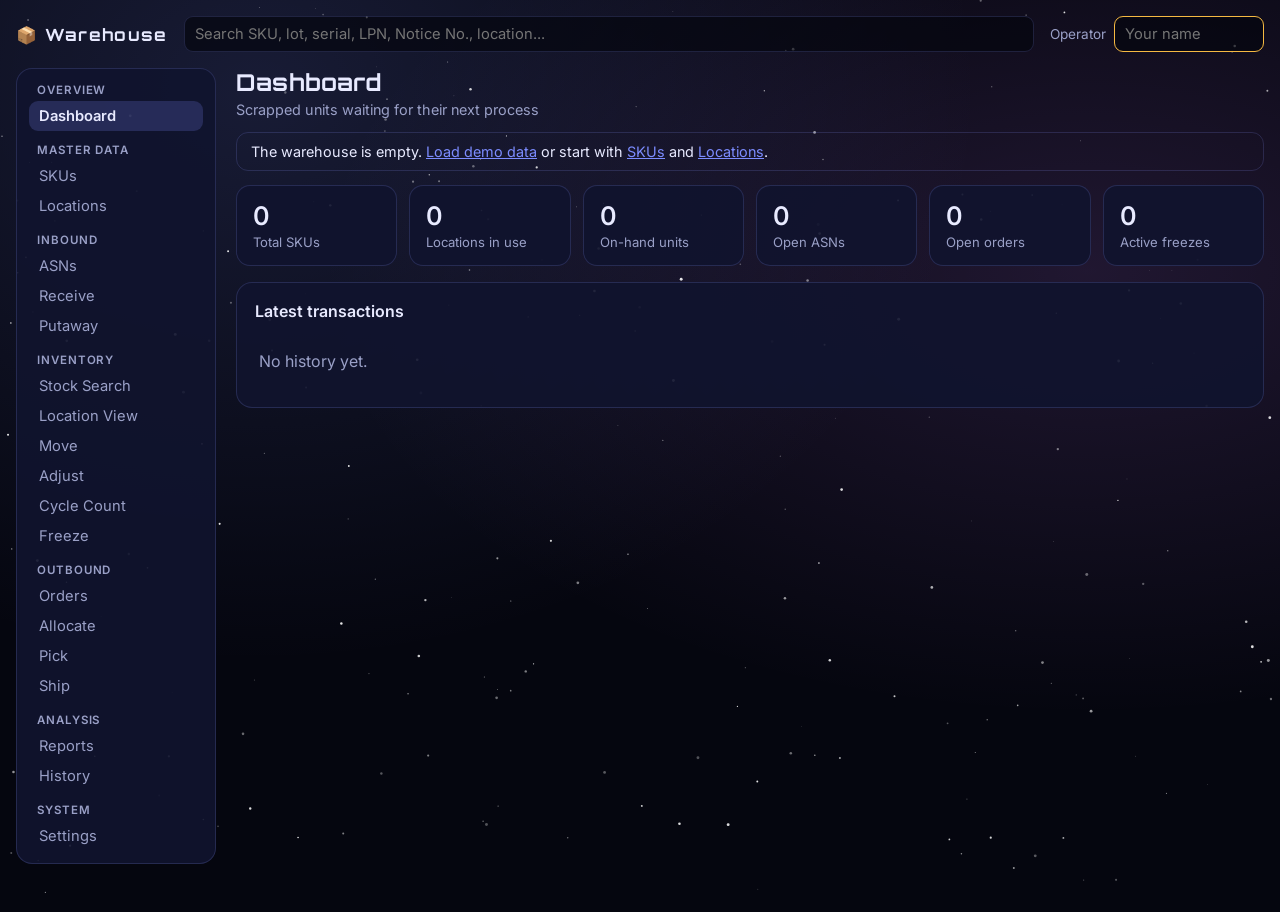
<file: warehouse/index.html>
<!DOCTYPE html>
<html lang="en">
<head>
  <meta charset="UTF-8">
  <meta name="viewport" content="width=device-width, initial-scale=1.0">
  <title>Warehouse</title>
  <meta name="description" content="Warehouse: a browser-only warehouse management system for learning and demos.">
  <link rel="icon" href="data:image/svg+xml,<svg xmlns='http://www.w3.org/2000/svg' viewBox='0 0 100 100'><text y='.9em' font-size='90'>📦</text></svg>">
  <link rel="preconnect" href="https://fonts.googleapis.com">
  <link rel="preconnect" href="https://fonts.gstatic.com" crossorigin>
  <link href="https://fonts.googleapis.com/css2?family=Orbitron:wght@500;700;900&family=Inter:wght@400;500;600&display=swap" rel="stylesheet">
  <link rel="stylesheet" href="style.css">
</head>
<body>
  <canvas id="stars"></canvas>

  <div class="shell">
    <header class="topbar no-print">
      <a href="../" class="logo" title="Back to SpacePlayground">📦 Warehouse</a>
      <button type="button" class="btn-ghost menu-toggle" id="menu-toggle" aria-expanded="false" aria-controls="sidebar">Menu</button>
      <form id="global-search" class="global-search" role="search">
        <input type="search" id="global-q" placeholder="Search SKU, lot, serial, LPN, Notice No., location..." aria-label="Global search">
      </form>
      <label class="operator">
        <span>Operator</span>
        <input id="operator" placeholder="Your name" autocomplete="off">
      </label>
    </header>

    <div class="layout">
      <nav id="sidebar" class="sidebar no-print" aria-label="Main menu"></nav>
      <main id="view" tabindex="-1"><p class="muted">Loading...</p></main>
    </div>
  </div>

  <div id="toasts" class="toasts no-print" aria-live="polite"></div>
  <dialog id="dialog"></dialog>
  <div id="chart-tip" class="chart-tip" hidden></div>

  <script src="stars.js"></script>
  <script src="app.js"></script>
</body>
</html>
</file>
<file: warehouse/style.css>
:root {
  --bg: #05060f;
  --text: #e8eaff;
  --muted: #9aa0c7;
  --faint: #6d7299;
  --card: rgba(17, 20, 46, 0.92);
  --card-solid: #11142e;
  --card-border: rgba(140, 150, 255, 0.18);
  --grid: rgba(140, 150, 255, 0.12);
  --accent: #7c8cff;
  --accent-2: #c77dff;
  --glow: rgba(124, 140, 255, 0.45);

  /* Status: only for good / caution / bad meaning */
  --good: #2ecc71;
  --warn: #f5b942;
  --bad: #ff5c6c;
  --frozen: #6fd3ff;

  color-scheme: dark;
}

* { box-sizing: border-box; margin: 0; padding: 0; }

body {
  font-family: "Inter", system-ui, sans-serif;
  background: var(--bg);
  color: var(--text);
  min-height: 100vh;
  overflow-x: hidden;
  background-image:
    radial-gradient(ellipse at 20% 10%, rgba(124, 140, 255, 0.16), transparent 50%),
    radial-gradient(ellipse at 85% 30%, rgba(199, 125, 255, 0.14), transparent 50%);
  background-attachment: fixed;
}

#stars { position: fixed; inset: 0; z-index: 0; pointer-events: none; }

.shell {
  position: relative;
  z-index: 1;
  max-width: 1480px;
  margin: 0 auto;
  padding: 0 16px 48px;
}

/* ---------- Top bar ---------- */
.topbar {
  display: flex;
  align-items: center;
  gap: 16px;
  flex-wrap: wrap;
  padding: 16px 0;
}
.logo {
  font-family: "Orbitron", sans-serif;
  font-weight: 700;
  font-size: 1.05rem;
  letter-spacing: 0.08em;
  color: var(--text);
  text-decoration: none;
  white-space: nowrap;
}
.global-search { flex: 1; min-width: 220px; }
.global-search input { width: 100%; }
.operator { display: flex; align-items: center; gap: 8px; color: var(--muted); font-size: 0.85rem; }
.operator input { width: 150px; }
.operator input.needed { border-color: var(--warn); }
.topbar .menu-toggle { display: none; }

/* ---------- Layout ---------- */
.layout { display: grid; grid-template-columns: 200px minmax(0, 1fr); gap: 20px; align-items: start; }

.sidebar {
  position: sticky;
  top: 12px;
  max-height: calc(100vh - 24px);
  overflow-y: auto;
  padding: 12px;
  border-radius: 16px;
  background: var(--card);
  border: 1px solid var(--card-border);
}
.sidebar h2 {
  font: 600 0.72rem "Inter", sans-serif;
  letter-spacing: 0.08em;
  text-transform: uppercase;
  color: var(--muted);
  margin: 12px 8px 4px;
}
.sidebar h2:first-child { margin-top: 2px; }
.sidebar a {
  display: block;
  padding: 6px 10px;
  border-radius: 9px;
  color: var(--muted);
  text-decoration: none;
  font-size: 0.92rem;
}
.sidebar a:hover { color: var(--text); background: rgba(124, 140, 255, 0.1); }
.sidebar a.active { color: var(--text); background: rgba(124, 140, 255, 0.2); font-weight: 600; }

main { min-width: 0; outline: none; }

/* ---------- Type ---------- */
h1 {
  font-family: "Orbitron", sans-serif;
  font-weight: 700;
  font-size: 1.45rem;
  letter-spacing: 0.04em;
}
h3 { font-size: 1rem; font-weight: 600; margin-bottom: 12px; }
a { color: var(--accent); }
.muted { color: var(--muted); }
.small { font-size: 0.85rem; }
.num { text-align: right; font-variant-numeric: tabular-nums; }

.page-head {
  display: flex;
  align-items: center;
  justify-content: space-between;
  gap: 12px;
  flex-wrap: wrap;
  margin-bottom: 14px;
}
.page-head .sub { color: var(--muted); font-size: 0.9rem; margin-top: 4px; }
.actions { display: flex; gap: 8px; flex-wrap: wrap; align-items: center; }

.card {
  background: var(--card);
  border: 1px solid var(--card-border);
  border-radius: 16px;
  padding: 18px;
  margin-bottom: 16px;
}

/* ---------- Controls ---------- */
input, select, textarea {
  font: 400 0.92rem "Inter", system-ui, sans-serif;
  color: var(--text);
  background: rgba(5, 6, 15, 0.7);
  border: 1px solid var(--card-border);
  border-radius: 9px;
  padding: 8px 10px;
  width: 100%;
}
input[type="checkbox"], input[type="radio"] { width: auto; accent-color: var(--accent); }
input:focus-visible, select:focus-visible, textarea:focus-visible, button:focus-visible, a:focus-visible {
  outline: 2px solid var(--accent);
  outline-offset: 1px;
}
input:disabled, select:disabled, textarea:disabled { opacity: 0.6; }
textarea { min-height: 84px; resize: vertical; }

.form-grid {
  display: grid;
  grid-template-columns: repeat(auto-fill, minmax(210px, 1fr));
  gap: 12px;
}
.form-grid .wide { grid-column: 1 / -1; }
.field { display: flex; flex-direction: column; gap: 5px; font-size: 0.85rem; color: var(--muted); }
.check { display: flex; align-items: center; gap: 8px; font-size: 0.9rem; color: var(--text); }
.checks { display: flex; gap: 8px 18px; flex-wrap: wrap; }
.form-actions { display: flex; gap: 8px; flex-wrap: wrap; margin-top: 14px; }
.hint { font-size: 0.8rem; color: var(--muted); }

.btn, .btn-ghost, .btn-danger {
  display: inline-flex;
  align-items: center;
  justify-content: center;
  gap: 6px;
  padding: 8px 16px;
  border-radius: 999px;
  border: 1px solid transparent;
  font: 600 0.88rem "Inter", sans-serif;
  text-decoration: none;
  cursor: pointer;
  white-space: nowrap;
}
.btn { background: linear-gradient(90deg, var(--accent), var(--accent-2)); color: #fff; }
.btn:hover { box-shadow: 0 0 18px var(--glow); }
.btn-ghost { background: transparent; color: var(--text); border-color: var(--card-border); }
.btn-ghost:hover { border-color: var(--accent); }
.btn-danger { background: transparent; color: var(--bad); border-color: var(--bad); }
.btn-danger:hover { background: rgba(255, 92, 108, 0.12); }
.btn-sm { padding: 4px 11px; font-size: 0.8rem; }

/* ---------- Tables ---------- */
.table-wrap { overflow-x: auto; }
table { width: 100%; border-collapse: collapse; font-size: 0.87rem; }
th {
  text-align: left;
  font-weight: 600;
  font-size: 0.76rem;
  color: var(--muted);
  padding: 7px 10px;
  border-bottom: 1px solid var(--card-border);
  white-space: nowrap;
}
th.num { text-align: right; }
td { padding: 7px 10px; border-bottom: 1px solid var(--grid); vertical-align: middle; white-space: nowrap; }
td.wrap { white-space: normal; min-width: 160px; }
tbody tr:hover { background: rgba(124, 140, 255, 0.06); }
tr.group-row td { background: rgba(124, 140, 255, 0.1); font-weight: 600; }
td input { min-width: 76px; padding: 5px 8px; }
.empty { padding: 18px 4px; color: var(--muted); }

/* ---------- Badges ---------- */
.badge {
  display: inline-block;
  padding: 2px 9px;
  border-radius: 999px;
  font-size: 0.72rem;
  font-weight: 600;
  white-space: nowrap;
  background: rgba(124, 140, 255, 0.15);
  color: var(--accent);
}
.badge.good { background: rgba(46, 204, 113, 0.14); color: var(--good); }
.badge.warn { background: rgba(245, 185, 66, 0.14); color: var(--warn); }
.badge.bad { background: rgba(255, 92, 108, 0.14); color: var(--bad); }
.badge.frozen { background: rgba(111, 211, 255, 0.14); color: var(--frozen); }
.badge.dim { background: rgba(255, 255, 255, 0.07); color: var(--muted); }

.notice {
  padding: 10px 14px;
  border-radius: 12px;
  border: 1px solid var(--card-border);
  margin-bottom: 14px;
  font-size: 0.9rem;
}
.notice.warn { border-color: var(--warn); }
.notice.frozen { border-color: var(--frozen); }

/* ---------- Tiles ---------- */
.tiles { display: grid; grid-template-columns: repeat(auto-fill, minmax(150px, 1fr)); gap: 12px; margin-bottom: 16px; }
.tile {
  display: block;
  padding: 14px 16px;
  border-radius: 14px;
  background: var(--card);
  border: 1px solid var(--card-border);
  text-decoration: none;
  color: var(--text);
}
a.tile:hover { border-color: var(--accent); }
.tile b { display: block; font-size: 1.6rem; font-weight: 600; font-variant-numeric: tabular-nums; }
.tile span { color: var(--muted); font-size: 0.82rem; }

/* ---------- Tabs, serial lists ---------- */
.tabs { display: flex; gap: 6px; flex-wrap: wrap; margin-bottom: 14px; }
.tabs a {
  padding: 6px 14px;
  border-radius: 999px;
  border: 1px solid var(--card-border);
  color: var(--muted);
  text-decoration: none;
  font-size: 0.86rem;
}
.tabs a.active { color: var(--text); border-color: var(--accent); background: rgba(124, 140, 255, 0.15); }

.serial-list { display: flex; flex-wrap: wrap; gap: 4px 14px; max-height: 170px; overflow: auto; padding: 4px 0; }
details summary { cursor: pointer; color: var(--accent); font-size: 0.82rem; }
.chips { display: flex; flex-wrap: wrap; gap: 6px; margin-top: 8px; }

/* ---------- Chart ---------- */
.legend { display: flex; flex-wrap: wrap; gap: 6px 16px; font-size: 0.82rem; color: var(--muted); margin-bottom: 8px; }
.legend i { display: inline-block; width: 10px; height: 10px; border-radius: 3px; margin-right: 6px; }
.chart svg { display: block; width: 100%; }
.chart-tip {
  position: fixed;
  z-index: 30;
  pointer-events: none;
  padding: 8px 11px;
  border-radius: 10px;
  background: var(--card-solid);
  border: 1px solid var(--card-border);
  font-size: 0.8rem;
  line-height: 1.5;
  min-width: 130px;
}
.chart-tip div { display: flex; justify-content: space-between; gap: 14px; }
.chart-tip i { display: inline-block; width: 8px; height: 8px; border-radius: 2px; margin-right: 6px; }

/* ---------- Toast, dialog ---------- */
.toasts { position: fixed; right: 16px; bottom: 16px; z-index: 40; display: flex; flex-direction: column; gap: 8px; max-width: min(460px, calc(100vw - 32px)); }
.toast {
  padding: 11px 14px;
  border-radius: 12px;
  background: var(--card-solid);
  border: 1px solid var(--good);
  font-size: 0.9rem;
  line-height: 1.45;
  cursor: pointer;
}
.toast.error { border-color: var(--bad); }

dialog {
  margin: auto;
  width: min(560px, calc(100vw - 32px));
  max-height: calc(100vh - 48px);
  padding: 20px;
  border-radius: 16px;
  background: var(--card-solid);
  color: var(--text);
  border: 1px solid var(--card-border);
}
dialog::backdrop { background: rgba(0, 0, 0, 0.6); }
dialog h3 { font-size: 1.05rem; }
dialog .dlg-body { font-size: 0.92rem; line-height: 1.5; color: var(--muted); }

@media (max-width: 860px) {
  .layout { grid-template-columns: minmax(0, 1fr); }
  .topbar .menu-toggle { display: inline-flex; }
  .sidebar { display: none; position: static; max-height: none; }
  .sidebar.open { display: block; }
  .global-search { order: 5; flex-basis: 100%; }
  .operator input { width: 110px; }
}

@media print {
  body { background: #fff; color: #000; }
  #stars, .no-print, .form-actions, dialog { display: none !important; }
  .layout { display: block; }
  .card { background: #fff; border: 0; padding: 0; color: #000; }
  table { font-size: 11pt; }
  th, td { color: #000; border-bottom: 1px solid #999; }
  td input { border: 0; background: #fff; color: #000; padding: 0; }
  .badge { background: #fff; color: #000; border: 1px solid #000; }
  .muted, .hint, .page-head .sub { color: #333; }
  a { color: #000; text-decoration: none; }
  h1 { color: #000; }
}
</file>
